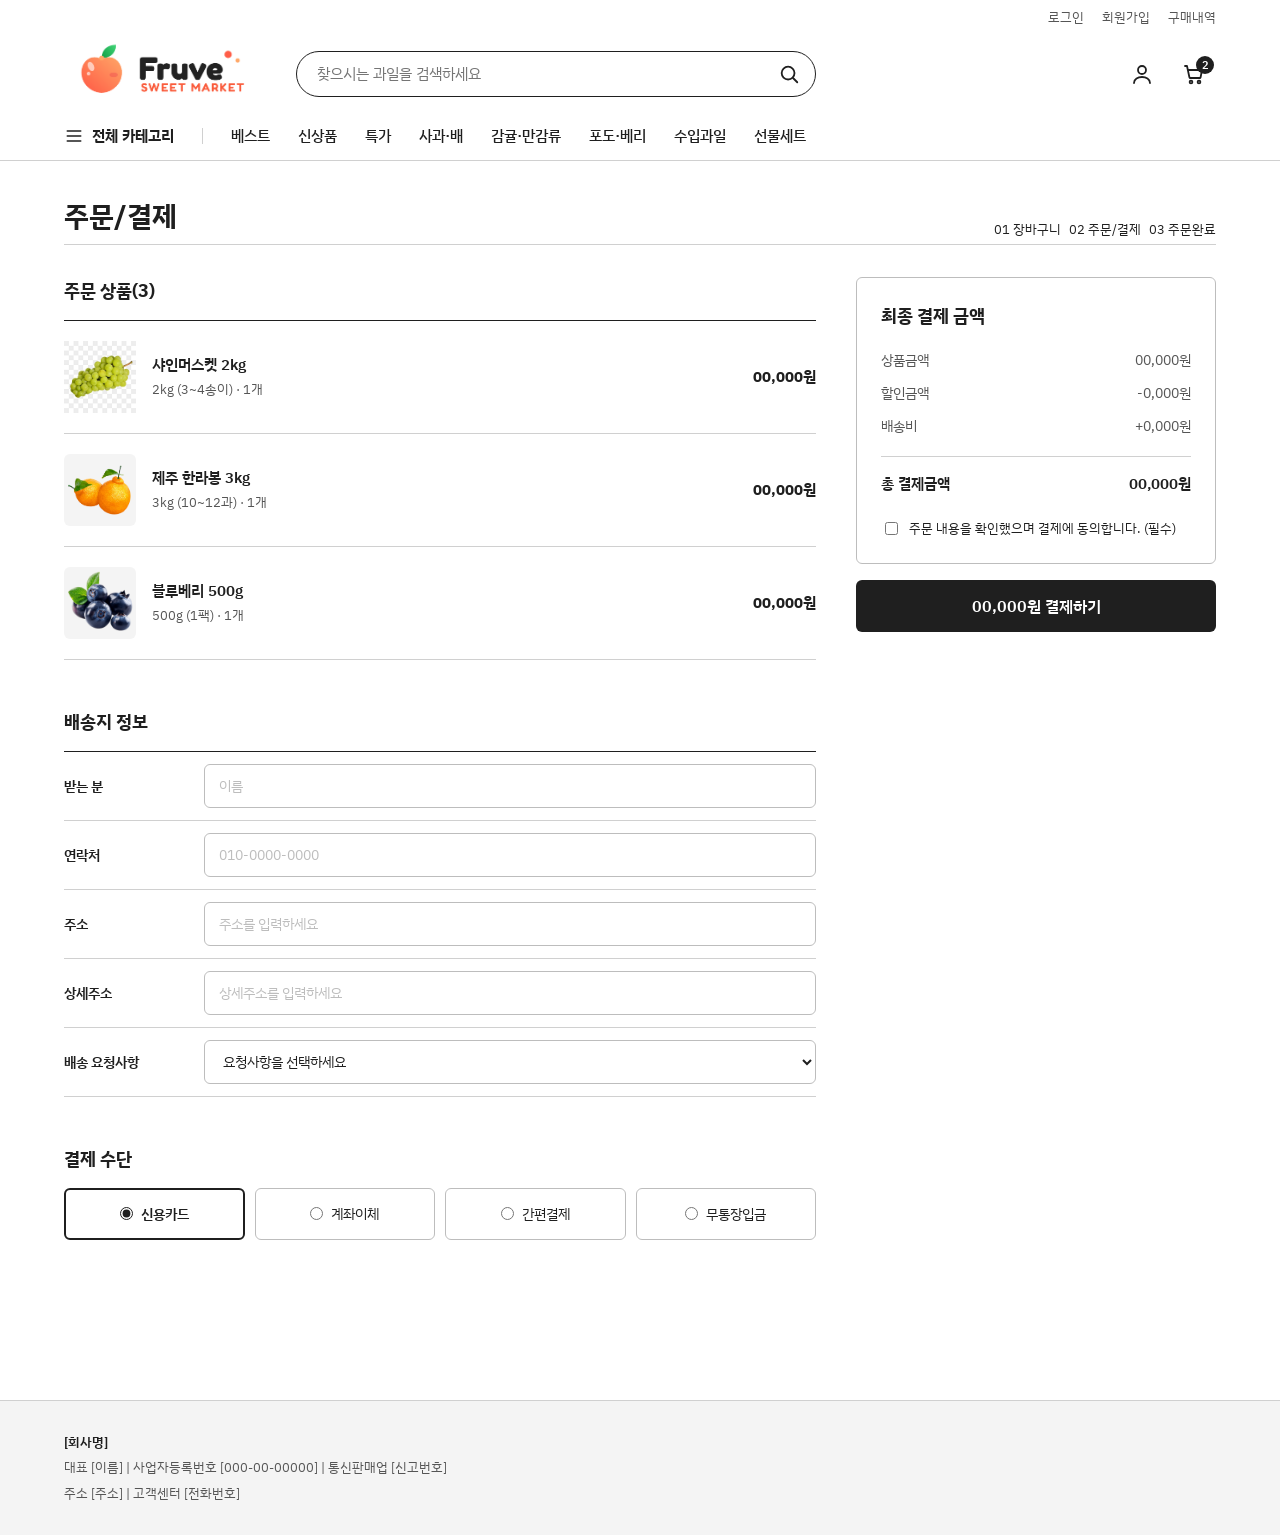
<file: buy.html>
<!DOCTYPE html>
<html lang="ko">

<head>
    <meta charset="UTF-8">
    <meta name="viewport" content="width=device-width, initial-scale=1.0">
    <title>페이지 제목 | [쇼핑몰명]</title>
    <link rel="stylesheet" href="css/common.css">
    <!-- 페이지 전용 css는 common.css 아래에 -->
    <link rel="stylesheet" href="css/main1.css">
</head>

<body>
    <div class="container">

        <!-- ===== 공통 헤더 시작 ===== -->
        <header class="header">
            <div class="inner header-util">
                <a href="login.html">로그인</a>
                <a href="signup.html">회원가입</a>
                <a href="order-history.html">구매내역</a>
            </div>

            <div class="inner header-main">
                <a href="index.html" class="logo">
                    <img src="images/logo.png">
                </a>

                <form class="search" action="list.html" method="get" role="search">
                    <label for="search-q" class="sr-only">상품 검색</label>
                    <input id="search-q" type="search" name="q" placeholder="찾으시는 과일을 검색하세요">
                    <button type="submit" aria-label="검색">
                        <svg width="22" height="22" viewBox="0 0 24 24" fill="none" stroke="currentColor"
                            stroke-width="2" stroke-linecap="round" aria-hidden="true">
                            <circle cx="11" cy="11" r="7" />
                            <line x1="21" y1="21" x2="16.65" y2="16.65" />
                        </svg>
                    </button>
                </form>

                <div class="header-icons">
                    <a href="order-history.html" class="icon-btn" aria-label="마이페이지">
                        <svg width="24" height="24" viewBox="0 0 24 24" fill="none" stroke="currentColor"
                            stroke-width="1.8" stroke-linecap="round" aria-hidden="true">
                            <circle cx="12" cy="8" r="4" />
                            <path d="M4 21c0-4 4-6 8-6s8 2 8 6" />
                        </svg>
                    </a>
                    <a href="cart.html" class="icon-btn" aria-label="장바구니">
                        <svg width="24" height="24" viewBox="0 0 24 24" fill="none" stroke="currentColor"
                            stroke-width="1.8" stroke-linecap="round" stroke-linejoin="round" aria-hidden="true">
                            <path d="M3 4h2l2.4 11.2a1 1 0 0 0 1 .8h9.2a1 1 0 0 0 1-.8L20 8H6.2" />
                            <circle cx="9" cy="20" r="1.4" />
                            <circle cx="17" cy="20" r="1.4" />
                        </svg>
                        <span class="icon-badge">2</span>
                    </a>
                </div>
            </div>

            <nav class="inner gnb" aria-label="카테고리 메뉴">
                <a href="list.html" class="gnb-all">
                    <svg width="20" height="20" viewBox="0 0 24 24" fill="none" stroke="currentColor" stroke-width="2"
                        stroke-linecap="round" aria-hidden="true">
                        <line x1="4" y1="6" x2="20" y2="6" />
                        <line x1="4" y1="12" x2="20" y2="12" />
                        <line x1="4" y1="18" x2="20" y2="18" />
                    </svg>
                    전체 카테고리
                </a>
                <span class="gnb-divider" aria-hidden="true"></span>
                <a href="list.html">베스트</a>
                <a href="list.html">신상품</a>
                <a href="list.html">특가</a>
                <a href="list.html">사과·배</a>
                <a href="list.html">감귤·만감류</a>
                <a href="list.html">포도·베리</a>
                <a href="list.html">수입과일</a>
                <a href="list.html">선물세트</a>
            </nav>
        </header>
        <!-- ===== 공통 헤더 끝 ===== -->

        <main>
            <div class="inner">
                <!-- 여기에 페이지별 내용 -->
                <div class="order-container">
                    <div class="page-header">
                        <h2 class="page-title">주문/결제</h2>
                        <div class="buy-nav-var">
                            <ul class="buy-nav-list">
                                <li>01 장바구니</li>
                                <li id="buy-nav-list-statement">02 주문/결제</li>
                                <li>03 주문완료</li>
                            </ul>
                        </div>
                    </div> <!-- .page-header 끝 -->
                    <div class="order-content-wrap">
                        <section class="left-section">
                            <h4 class="section-title">주문 상품(3)</h4>
                            <ul class="product-list">
                                <li class="product-item">
                                    <div class="product-img"><img src="images/image1.jpg"></div>
                                    <div class="product-info">
                                        <p class="product-name">샤인머스켓 2kg</p>
                                        <p class="product-detail">2kg (3~4송이) · 1개</p>
                                    </div>
                                    <div class="product-price">00,000원</div>
                                </li>
                                <li class="product-item">
                                    <div class="product-img"><img src="images/image2.webp"></div>
                                    <div class="product-info">
                                        <p class="product-name">제주 한라봉 3kg</p>
                                        <p class="product-detail">3kg (10~12과) · 1개</p>
                                    </div>
                                    <div class="product-price">00,000원</div>
                                </li>
                                <li class="product-item">
                                    <div class="product-img"><img src="images/image3.png"></div>
                                    <div class="product-info">
                                        <p class="product-name">블루베리 500g</p>
                                        <p class="product-detail">500g (1팩) · 1개</p>
                                    </div>
                                    <div class="product-price">00,000원</div>
                                </li>
                            </ul>

                            <h4 class="section-title">배송지 정보</h4>
                            <div class="adress-form">
                                <div class="form-group">
                                    <span class="form-label">받는 분</span>
                                    <input type="text" placeholder="이름">
                                </div>
                                <div class="form-group">
                                    <span class="form-label">연락처</span>
                                    <input type="text" placeholder="010-0000-0000">
                                </div>
                                <div class="form-group">
                                    <span class="form-label">주소</span>
                                    <input type="text" placeholder="주소를 입력하세요">
                                </div>
                                <div class="form-group">
                                    <span class="form-label">상세주소</span>
                                    <input type="text" placeholder="상세주소를 입력하세요">
                                </div>
                                <div class="form-group">
                                    <span class="form-label">배송 요청사항</span>
                                    <select>
                                        <option value="">요청사항을 선택하세요</option>
                                        <option value="1">문 앞에 놓아주세요</option>
                                        <option value="2">배송 전 연락 바랍니다</option>
                                    </select>
                                </div>
                            </div>

                            <h4 class="section-title">결제 수단</h4>
                            <div class="payment-list">
                                <label class="method-label">
                                    <input type="radio" name="payment" checked> 신용카드
                                </label>
                                <label class="method-label">
                                    <input type="radio" name="payment"> 계좌이체
                                </label>
                                <label class="method-label">
                                    <input type="radio" name="payment"> 간편결제
                                </label>
                                <label class="method-label">
                                    <input type="radio" name="payment"> 무통장입금
                                </label>
                            </div>

                        </section>

                        <aside class="right-section">
                            <div class="sticky-panel">
                                <h4 class="panel-title">최종 결제 금액</h4>
                                <div class="price-row">
                                    <span>상품금액</span>
                                    <span>00,000원</span>
                                </div>
                                <div class="price-row">
                                    <span>할인금액</span>
                                    <span>-0,000원</span>
                                </div>
                                <div class="price-row">
                                    <span>배송비</span>
                                    <span>+0,000원</span>
                                </div>
                                <div class="price-total">
                                    <span>총 결제금액</span>
                                    <span>00,000원</span>
                                </div>

                                <div class="agree-box">
                                    <input type="checkbox" id="agree">
                                    <label id="agree">주문 내용을 확인했으며 결제에 동의합니다. (필수)</label>
                                </div>
                            </div>

                            <div class="buy-button">00,000원 결제하기</div>
                        </aside>
                    </div>
                </div> <!--order-container-->

            </div> <!-- inner-->
        </main>

        <!-- ===== 공통 푸터 시작 ===== -->
        <footer class="footer">
            <div class="inner footer-info">
                <p class="footer-company">[회사명]</p>
                <p>대표 [이름] | 사업자등록번호 [000-00-00000] | 통신판매업 [신고번호]</p>
                <p>주소 [주소] | 고객센터 [전화번호]</p>
            </div>
        </footer>
        <!-- ===== 공통 푸터 끝 ===== -->
    </div>
</body>

</html>
</file>
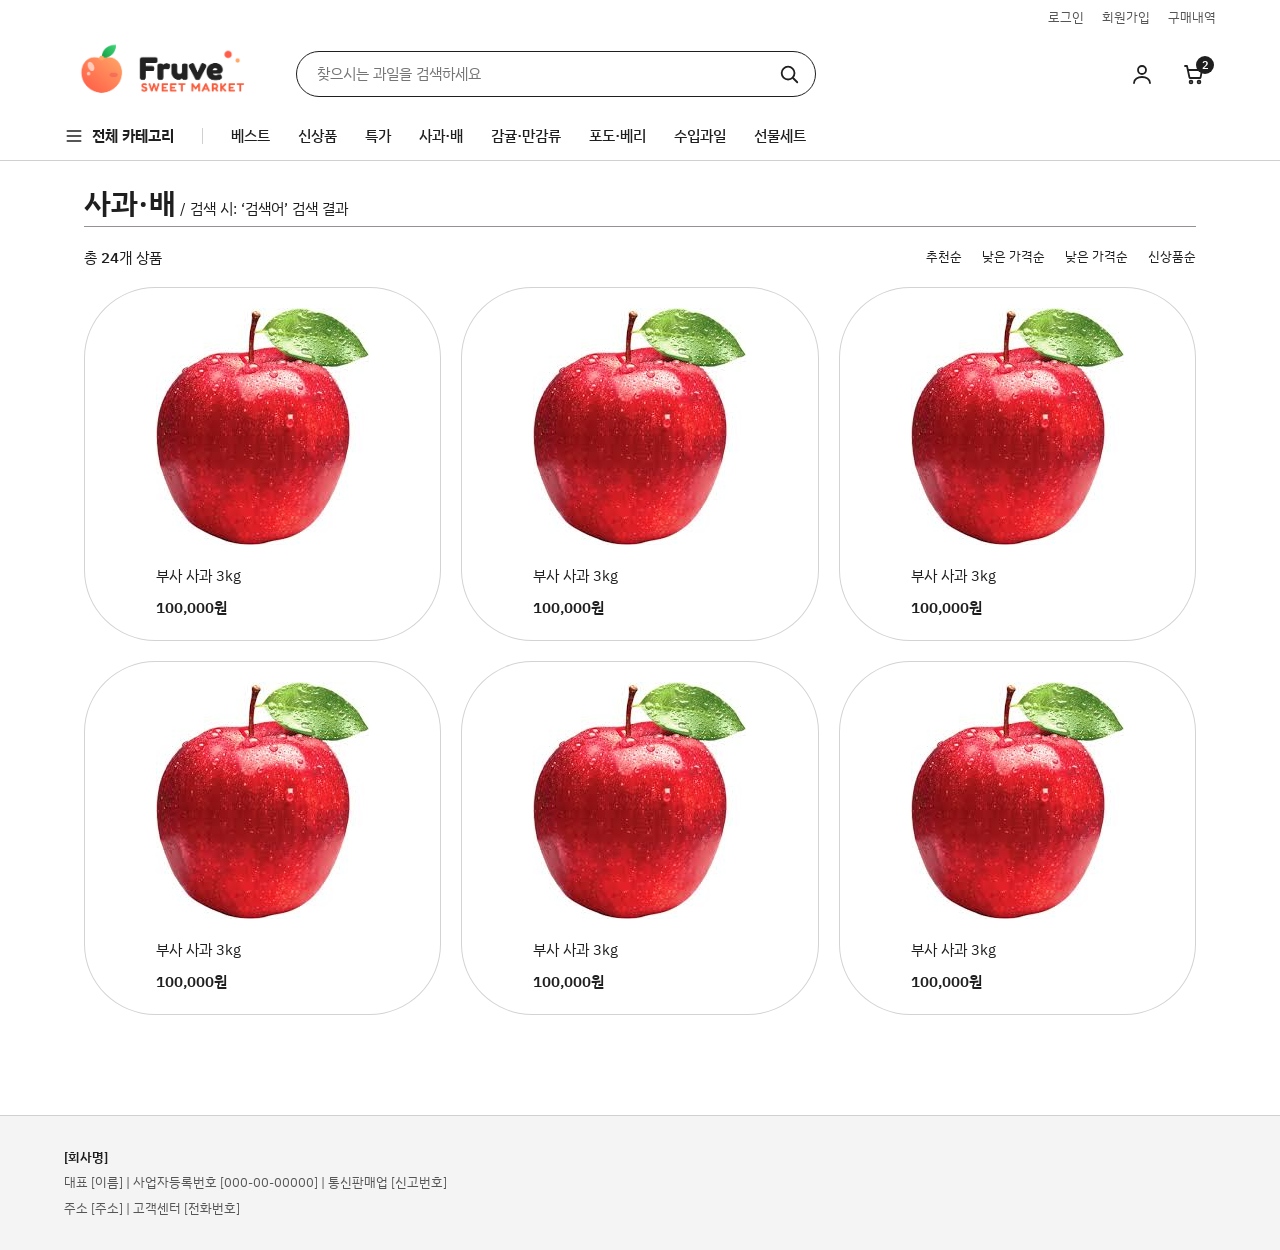
<file: detail.html>
<!DOCTYPE html>
<html lang="ko">

<head>
    <meta charset="UTF-8">
    <meta name="viewport" content="width=device-width, initial-scale=1.0">
    <title>페이지 제목 | [쇼핑몰명]</title>
    <link rel="stylesheet" href="css/common.css">
    <!-- 페이지 전용 css는 common.css 아래에 -->
    <link rel="stylesheet" href="css/detail-style.css">
</head>

<body>
    <div class="container">

        <!-- ===== 공통 헤더 시작 ===== -->
        <header class="header">
            <div class="inner header-util">
                <a href="login.html">로그인</a>
                <a href="signup.html">회원가입</a>
                <a href="order-history.html">구매내역</a>
            </div>

            <div class="inner header-main">
                <a href="index.html" class="logo">
                    <img src="images/logo.png">
                </a>

                <form class="search" action="list.html" method="get" role="search">
                    <label for="search-q" class="sr-only">상품 검색</label>
                    <input id="search-q" type="search" name="q" placeholder="찾으시는 과일을 검색하세요">
                    <button type="submit" aria-label="검색">
                        <svg width="22" height="22" viewBox="0 0 24 24" fill="none" stroke="currentColor"
                            stroke-width="2" stroke-linecap="round" aria-hidden="true">
                            <circle cx="11" cy="11" r="7" />
                            <line x1="21" y1="21" x2="16.65" y2="16.65" />
                        </svg>
                    </button>
                </form>

                <div class="header-icons">
                    <a href="history.html" class="icon-btn" aria-label="마이페이지">
                        <svg width="24" height="24" viewBox="0 0 24 24" fill="none" stroke="currentColor"
                            stroke-width="1.8" stroke-linecap="round" aria-hidden="true">
                            <circle cx="12" cy="8" r="4" />
                            <path d="M4 21c0-4 4-6 8-6s8 2 8 6" />
                        </svg>
                    </a>
                    <a href="cart.html" class="icon-btn" aria-label="장바구니">
                        <svg width="24" height="24" viewBox="0 0 24 24" fill="none" stroke="currentColor"
                            stroke-width="1.8" stroke-linecap="round" stroke-linejoin="round" aria-hidden="true">
                            <path d="M3 4h2l2.4 11.2a1 1 0 0 0 1 .8h9.2a1 1 0 0 0 1-.8L20 8H6.2" />
                            <circle cx="9" cy="20" r="1.4" />
                            <circle cx="17" cy="20" r="1.4" />
                        </svg>
                        <span class="icon-badge">2</span>
                    </a>
                </div>
            </div>

            <nav class="inner gnb" aria-label="카테고리 메뉴">
                <a href="list.html" class="gnb-all">
                    <svg width="20" height="20" viewBox="0 0 24 24" fill="none" stroke="currentColor" stroke-width="2"
                        stroke-linecap="round" aria-hidden="true">
                        <line x1="4" y1="6" x2="20" y2="6" />
                        <line x1="4" y1="12" x2="20" y2="12" />
                        <line x1="4" y1="18" x2="20" y2="18" />
                    </svg>
                    전체 카테고리
                </a>
                <span class="gnb-divider" aria-hidden="true"></span>
                <a href="list.html">베스트</a>
                <a href="list.html">신상품</a>
                <a href="list.html">특가</a>
                <a href="detail.html">사과·배</a>
                <a href="list.html">감귤·만감류</a>
                <a href="list.html">포도·베리</a>
                <a href="list.html">수입과일</a>
                <a href="list.html">선물세트</a>
            </nav>
        </header>
        <!-- ===== 공통 헤더 끝 ===== -->

        <main>
            <div class="inner">

                <div class="holder">

                    <div class="title">
                        <p><span>사과·배</span> / 검색 시: ‘검색어’ 검색 결과</p>
                    </div>

                    <div class="product">

                        <div class="top-outline">
                            <div class="total-product">
                                <p>총 <span>24</span>개 상품 </p>
                            </div>
                            <ul class="top-outline-menu">
                                <li><a href="#">추천순</a></li>
                                <li><a href="#">낮은 가격순</a></li>
                                <li><a href="#">낮은 가격순</a></li>
                                <li><a href="#">신상품순</a></li>
                            </ul>
                        </div>

                        <div class="product-table">
                            <div class="product-table-element">
                                <a href="#">
                                    <div class="product-table-element-image">
                                        <img src="images/sample-apple.jpg">
                                    </div>
                                    <div class="product-table-element-title">
                                        <p>부사 사과 3kg</p>
                                    </div>
                                    <div class="product-table-element-price">
                                        <p>100,000원</p>
                                    </div>
                                </a>
                            </div>
                            <div class="product-table-element">
                                <a href="#">
                                    <div class="product-table-element-image">
                                        <img src="images/sample-apple.jpg">
                                    </div>
                                    <div class="product-table-element-title">
                                        <p>부사 사과 3kg</p>
                                    </div>
                                    <div class="product-table-element-price">
                                        <p>100,000원</p>
                                    </div>
                                </a>
                            </div>
                            <div class="product-table-element">
                                <a href="#">
                                    <div class="product-table-element-image">
                                        <img src="images/sample-apple.jpg">
                                    </div>
                                    <div class="product-table-element-title">
                                        <p>부사 사과 3kg</p>
                                    </div>
                                    <div class="product-table-element-price">
                                        <p>100,000원</p>
                                    </div>
                                </a>
                            </div>
                            <div class="product-table-element">
                                <a href="#">
                                    <div class="product-table-element-image">
                                        <img src="images/sample-apple.jpg">
                                    </div>
                                    <div class="product-table-element-title">
                                        <p>부사 사과 3kg</p>
                                    </div>
                                    <div class="product-table-element-price">
                                        <p>100,000원</p>
                                    </div>
                                </a>
                            </div>
                            <div class="product-table-element">
                                <a href="#">
                                    <div class="product-table-element-image">
                                        <img src="images/sample-apple.jpg">
                                    </div>
                                    <div class="product-table-element-title">
                                        <p>부사 사과 3kg</p>
                                    </div>
                                    <div class="product-table-element-price">
                                        <p>100,000원</p>
                                    </div>
                                </a>
                            </div>
                            <div class="product-table-element">
                                <a href="#">
                                    <div class="product-table-element-image">
                                        <img src="images/sample-apple.jpg">
                                    </div>
                                    <div class="product-table-element-title">
                                        <p>부사 사과 3kg</p>
                                    </div>
                                    <div class="product-table-element-price">
                                        <p>100,000원</p>
                                    </div>
                                </a>
                            </div>

                        </div>

                    </div>

                </div>


            </div>
        </main>

        <!-- ===== 공통 푸터 시작 ===== -->
        <footer class="footer">
            <div class="inner footer-info">
                <p class="footer-company">[회사명]</p>
                <p>대표 [이름] | 사업자등록번호 [000-00-00000] | 통신판매업 [신고번호]</p>
                <p>주소 [주소] | 고객센터 [전화번호]</p>
            </div>
        </footer>
        <!-- ===== 공통 푸터 끝 ===== -->

    </div>
</body>

</html>
</file>
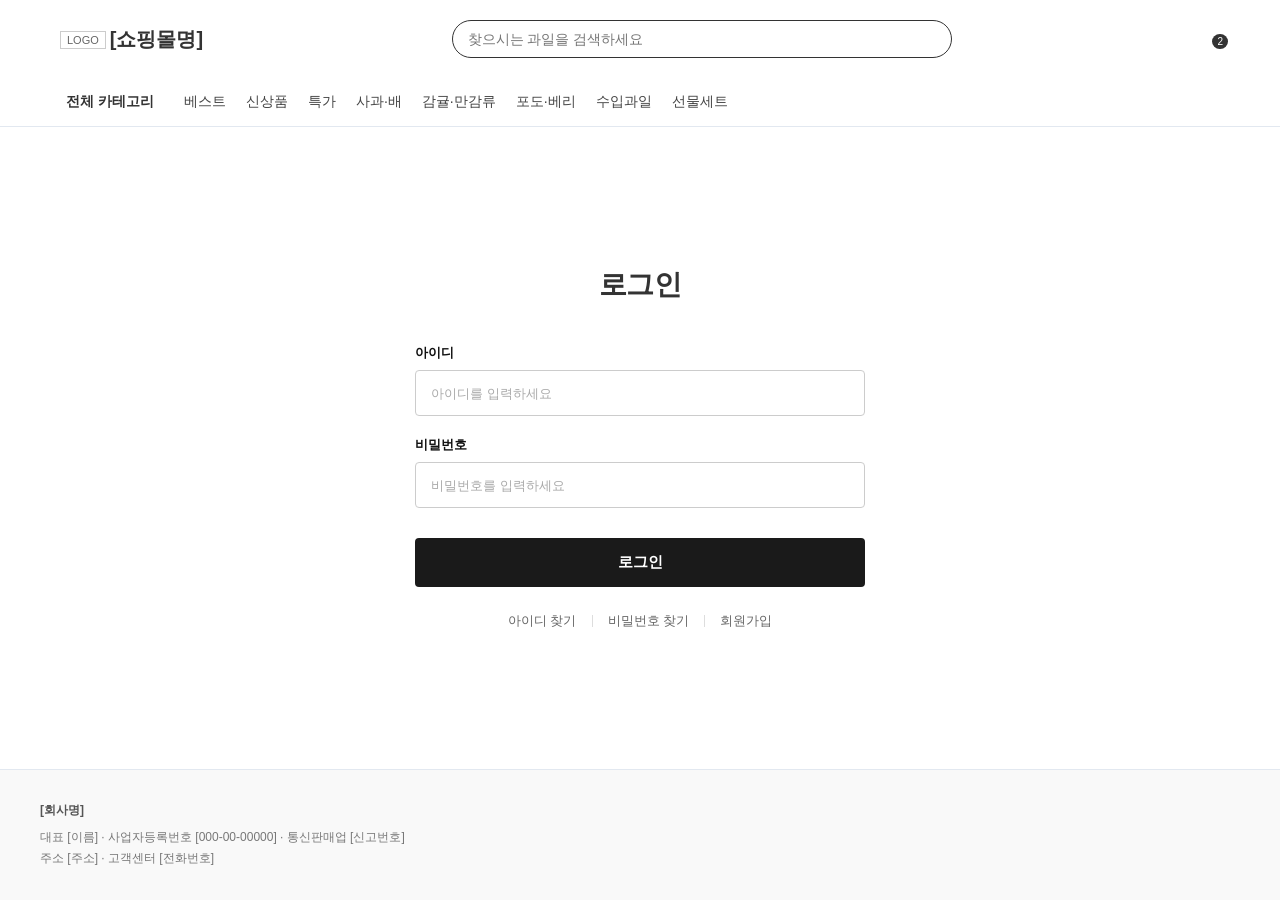
<file: index1.html>
<!DOCTYPE html>
<html lang="ko">

<head>
    <meta charset="UTF-8">
    <meta name="viewport" content="width=device-width, initial-scale=1.0">
    <title>[쇼핑몰명] 로그인</title>
    <!-- FontAwesome 아이콘 사용 (검색, 장바구니, 마이페이지 아이콘용) -->
    <style>
        /* 기본 초기화 */
        * {
            margin: 0;
            padding: 0;
            box-sizing: border-box;
            font-family: 'Noto Sans KR', sans-serif;
        }

        body {
            background-color: #ffffff;
            color: #333333;
            display: flex;
            flex-direction: column;
            min-height: 100vh;
        }

        a {
            text-transform: none;
            text-decoration: none;
            color: inherit;
        }

        ul {
            list-style: none;
        }

        /* ---------------- 헤더 영역 ---------------- */
        header {
            width: 100%;
            border-bottom: 1px solid #e2e8f0;
        }

        /* 상단 메인 헤더 (로고, 검색창, 유저 아이콘) */
        .header-main {
            max-width: 1200px;
            margin: 0 auto;
            padding: 20px;
            display: flex;
            align-items: center;
            justify-content: space-between;
        }

        .logo-area {
            font-size: 20px;
            font-weight: 700;
        }

        .logo-box {
            border: 1px solid #ccc;
            padding: 2px 6px;
            font-size: 11px;
            font-weight: normal;
            vertical-align: middle;
            margin-right: 4px;
            color: #666;
        }

        .search-area {
            flex: 0 1 500px;
            position: relative;
            margin: 0 20px;
        }

        .search-area input {
            width: 100%;
            padding: 10px 40px 10px 15px;
            border: 1px solid #333333;
            border-radius: 20px;
            outline: none;
            font-size: 14px;
        }

        .search-area .fa-search {
            position: absolute;
            right: 15px;
            top: 50%;
            transform: translateY(-50%);
            cursor: pointer;
            font-size: 16px;
        }

        .header-icons {
            display: flex;
            gap: 20px;
            font-size: 20px;
            color: #333;
        }

        .cart-icon {
            position: relative;
        }

        .cart-count {
            position: absolute;
            top: -5px;
            right: -8px;
            background-color: #333;
            color: #fff;
            font-size: 10px;
            padding: 2px 5px;
            border-radius: 50%;
        }

        /* 내비게이션 메뉴 바 */
        .nav-bar {
            max-width: 1200px;
            margin: 0 auto;
            padding: 15px 20px;
            display: flex;
            align-items: center;
            font-size: 14px;
            font-weight: 500;
        }

        .category-menu {
            font-weight: 700;
            margin-right: 30px;
            display: flex;
            align-items: center;
            gap: 6px;
            cursor: pointer;
        }

        .menu-list {
            display: flex;
            gap: 20px;
            color: #444;
        }

        .menu-list li {
            cursor: pointer;
        }

        .menu-list li:hover {
            color: #000;
        }

        /* ---------------- 메인 로그인 영역 ---------------- */
        main {
            flex: 1;
            display: flex;
            justify-content: center;
            align-items: center;
            padding: 60px 20px;
        }

        .login-container {
            width: 100%;
            max-width: 450px;
            text-align: center;
        }

        .login-title {
            font-size: 28px;
            font-weight: 700;
            margin-bottom: 40px;
            letter-spacing: -0.5px;
        }

        .login-form {
            text-align: left;
        }

        .form-group {
            margin-bottom: 20px;
        }

        .form-group label {
            display: block;
            font-size: 13px;
            font-weight: 700;
            margin-bottom: 8px;
            color: #111;
        }

        .form-group input {
            width: 100%;
            padding: 14px 15px;
            border: 1px solid #ccc;
            border-radius: 4px;
            font-size: 14px;
            outline: none;
            transition: border-color 0.2s;
        }

        .form-group input:focus {
            border-color: #333;
        }

        .form-group input::placeholder {
            color: #aaa;
            font-size: 13px;
        }

        .login-btn {
            width: 100%;
            padding: 15px;
            background-color: #1a1a1a;
            color: #ffffff;
            border: none;
            border-radius: 4px;
            font-size: 15px;
            font-weight: 700;
            cursor: pointer;
            margin-top: 10px;
            transition: background-color 0.2s;
        }

        .login-btn:hover {
            background-color: #333333;
        }

        /* 로그인 하단 링크 */
        .login-links {
            margin-top: 25px;
            display: flex;
            justify-content: center;
            align-items: center;
            gap: 15px;
            font-size: 13px;
            color: #666;
        }

        .login-links a:hover {
            text-decoration: underline;
        }

        .divider {
            width: 1px;
            height: 12px;
            background-color: #ddd;
        }

        /* ---------------- 푸터 영역 ---------------- */
        footer {
            width: 100%;
            background-color: #f9f9f9;
            border-top: 1px solid #e2e8f0;
            padding: 30px 20px;
            font-size: 12px;
            color: #777;
            line-height: 1.8;
        }

        .footer-container {
            max-width: 1200px;
            margin: 0 auto;
        }

        .company-name {
            font-weight: 700;
            margin-bottom: 5px;
            color: #555;
        }
    </style>
</head>

<body>

    <!-- 헤더 -->
    <header>
        <div class="header-main">
            <!-- 로고 -->
            <div class="logo-area">
                <a href="index.html"><span class="logo-box">LOGO</span>[쇼핑몰명]</a>
            </div>
            <!-- 검색창 -->
            <div class="search-area">
                <input type="text" placeholder="찾으시는 과일을 검색하세요">
                <i class="fa-solid fa-magnifying-glass"></i>
            </div>
            <!-- 마이페이지/장바구니 아이콘 -->
            <div class="header-icons">
                <a href="#"><i class="fa-regular fa-user"></i></a>
                <a href="#" class="cart-icon">
                    <i class="fa-solid fa-basket-shopping"></i>
                    <span class="cart-count">2</span>
                </a>
            </div>
        </div>

        <!-- 카테고리 내비게이션 -->
        <div class="nav-bar">
            <div class="category-menu">
                <i class="fa-solid fa-bars"></i> 전체 카테고리
            </div>
            <ul class="menu-list">
                <li>베스트</li>
                <li>신상품</li>
                <li>특가</li>
                <li>사과·배</li>
                <li>감귤·만감류</li>
                <li>포도·베리</li>
                <li>수입과일</li>
                <li>선물세트</li>
            </ul>
        </div>
    </header>

    <!-- 메인 콘텐츠 (로그인 폼) -->
    <main>
        <div class="login-container">
            <h2 class="login-title">로그인</h2>

            <form class="login-form" action="#" method="POST">
                <!-- 아이디 입력 -->
                <div class="form-group">
                    <label for="username">아이디</label>
                    <input type="text" id="username" placeholder="아이디를 입력하세요" required>
                </div>
                <!-- 비밀번호 입력 -->
                <div class="form-group">
                    <label for="password">비밀번호</label>
                    <input type="password" id="password" placeholder="비밀번호를 입력하세요" required>
                </div>
                <!-- 로그인 버튼 -->
                <button type="submit" class="login-btn">로그인</button>
            </form>

            <!-- 하단 메뉴 -->
            <div class="login-links">
                <a href="#">아이디 찾기</a>
                <span class="divider"></span>
                <a href="#">비밀번호 찾기</a>
                <span class="divider"></span>
                <a href="#">회원가입</a>
            </div>
        </div>
    </main>

    <!-- 푸터 -->
    <footer>
        <div class="footer-container">
            <div class="company-name">[회사명]</div>
            <div>대표 [이름] · 사업자등록번호 [000-00-00000] · 통신판매업 [신고번호]</div>
            <div>주소 [주소] · 고객센터 [전화번호]</div>
        </div>
    </footer>

</body>

</html>
</file>
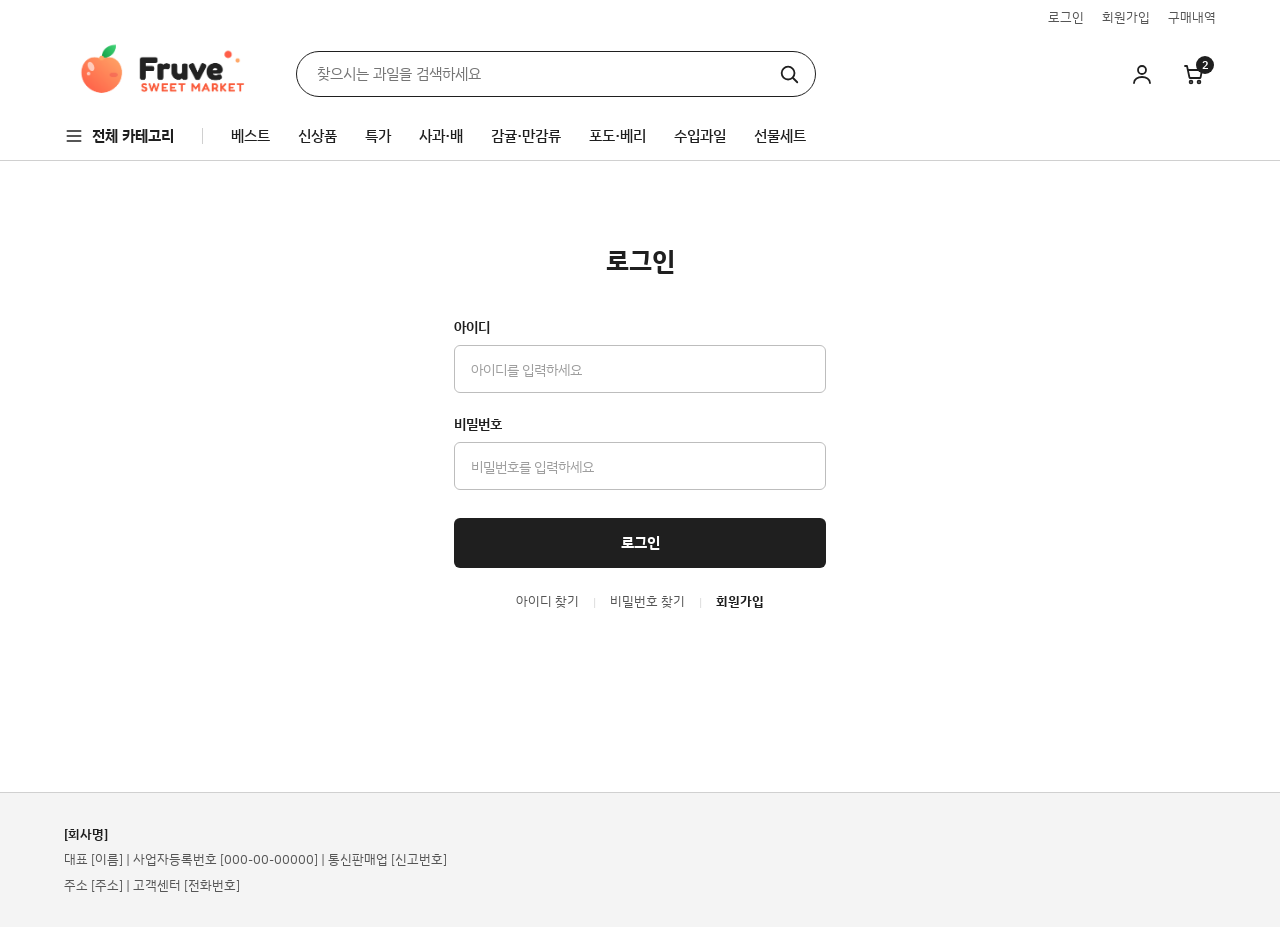
<file: login.html>
<!DOCTYPE html>
<html lang="ko">

<head>
    <meta charset="UTF-8">
    <meta name="viewport" content="width=device-width, initial-scale=1.0">
    <title>페이지 제목 | [쇼핑몰명]</title>
    <link rel="stylesheet" href="css/common.css">
    <!-- 페이지 전용 css는 common.css 아래에 -->
    <link rel="stylesheet" href="css/login.css">
</head>

<body>
    <div class="container">

        <!-- ===== 공통 헤더 시작 ===== -->
        <header class="header">
            <div class="inner header-util">
                <a href="login.html">로그인</a>
                <a href="signup.html">회원가입</a>
                <a href="order-history.html">구매내역</a>
            </div>

            <div class="inner header-main">
                <a href="index.html" class="logo">
                    <img src="images/logo.png">
                </a>

                <form class="search" action="list.html" method="get" role="search">
                    <label for="search-q" class="sr-only">상품 검색</label>
                    <input id="search-q" type="search" name="q" placeholder="찾으시는 과일을 검색하세요">
                    <button type="submit" aria-label="검색">
                        <svg width="22" height="22" viewBox="0 0 24 24" fill="none" stroke="currentColor"
                            stroke-width="2" stroke-linecap="round" aria-hidden="true">
                            <circle cx="11" cy="11" r="7" />
                            <line x1="21" y1="21" x2="16.65" y2="16.65" />
                        </svg>
                    </button>
                </form>

                <div class="header-icons">
                    <a href="history.html" class="icon-btn" aria-label="마이페이지">
                        <svg width="24" height="24" viewBox="0 0 24 24" fill="none" stroke="currentColor"
                            stroke-width="1.8" stroke-linecap="round" aria-hidden="true">
                            <circle cx="12" cy="8" r="4" />
                            <path d="M4 21c0-4 4-6 8-6s8 2 8 6" />
                        </svg>
                    </a>
                    <a href="cart.html" class="icon-btn" aria-label="장바구니">
                        <svg width="24" height="24" viewBox="0 0 24 24" fill="none" stroke="currentColor"
                            stroke-width="1.8" stroke-linecap="round" stroke-linejoin="round" aria-hidden="true">
                            <path d="M3 4h2l2.4 11.2a1 1 0 0 0 1 .8h9.2a1 1 0 0 0 1-.8L20 8H6.2" />
                            <circle cx="9" cy="20" r="1.4" />
                            <circle cx="17" cy="20" r="1.4" />
                        </svg>
                        <span class="icon-badge">2</span>
                    </a>
                </div>
            </div>

            <nav class="inner gnb" aria-label="카테고리 메뉴">
                <a href="list.html" class="gnb-all">
                    <svg width="20" height="20" viewBox="0 0 24 24" fill="none" stroke="currentColor" stroke-width="2"
                        stroke-linecap="round" aria-hidden="true">
                        <line x1="4" y1="6" x2="20" y2="6" />
                        <line x1="4" y1="12" x2="20" y2="12" />
                        <line x1="4" y1="18" x2="20" y2="18" />
                    </svg>
                    전체 카테고리
                </a>
                <span class="gnb-divider" aria-hidden="true"></span>
                <a href="list.html">베스트</a>
                <a href="list.html">신상품</a>
                <a href="list.html">특가</a>
                <a href="list.html">사과·배</a>
                <a href="list.html">감귤·만감류</a>
                <a href="list.html">포도·베리</a>
                <a href="list.html">수입과일</a>
                <a href="list.html">선물세트</a>
            </nav>
        </header>
        <!-- ===== 공통 헤더 끝 ===== -->

        <main class="auth-main">
            <div class="inner auth-inner">
                <h1 class="auth-title">로그인</h1>

                <form class="auth-form" action="/login" method="post">
                    <div class="form-group">
                        <label for="login-id" class="form-label">아이디</label>
                        <input type="text" id="login-id" name="userId" class="form-input" placeholder="아이디를 입력하세요"
                            required>
                    </div>

                    <div class="form-group">
                        <label for="login-pw" class="form-label">비밀번호</label>
                        <input type="password" id="login-pw" name="userPw" class="form-input" placeholder="비밀번호를 입력하세요"
                            required>
                    </div>

                    <button type="submit" class="btn-auth-submit">로그인</button>
                </form>

                <div class="auth-links">
                    <a href="#">아이디 찾기</a>
                    <span class="divider" aria-hidden="true">|</span>
                    <a href="#">비밀번호 찾기</a>
                    <span class="divider" aria-hidden="true">|</span>
                    <a href="signup.html" class="link-bold">회원가입</a>
                </div>
            </div>
        </main>

        <!-- ===== 공통 푸터 시작 ===== -->
        <footer class="footer">
            <div class="inner footer-info">
                <p class="footer-company">[회사명]</p>
                <p>대표 [이름] | 사업자등록번호 [000-00-00000] | 통신판매업 [신고번호]</p>
                <p>주소 [주소] | 고객센터 [전화번호]</p>
            </div>
        </footer>
        <!-- ===== 공통 푸터 끝 ===== -->

    </div>
</body>

</html>
</file>
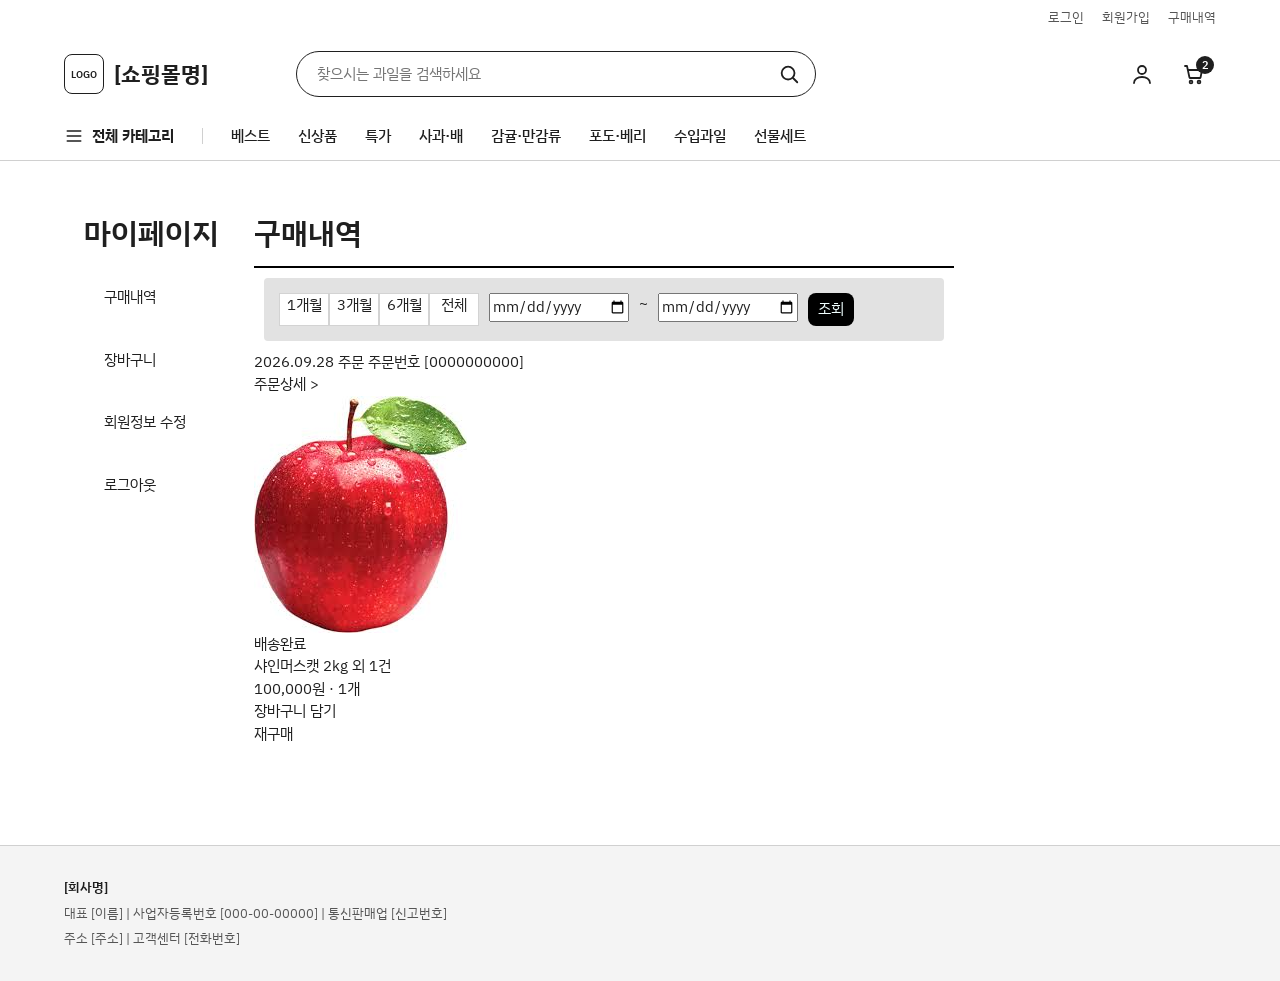
<file: order-history.html>
<!DOCTYPE html>
<html lang="ko">

<head>
    <meta charset="UTF-8">
    <meta name="viewport" content="width=device-width, initial-scale=1.0">
    <title>페이지 제목 | [쇼핑몰명]</title>
    <link rel="stylesheet" href="css/common.css">
    <!-- 페이지 전용 css는 common.css 아래에 -->
    <link rel="stylesheet" href="css/order-history-style.css">
</head>

<body>
    <div class="container">

        <!-- ===== 공통 헤더 시작 ===== -->
        <header class="header">
            <div class="inner header-util">
                <a href="index1.html">로그인</a>
                <a href="signup.html">회원가입</a>
                <a href="history.html">구매내역</a>
            </div>

            <div class="inner header-main">
                <a href="index.html" class="logo">
                    <span class="logo-mark">LOGO</span>
                    <span class="logo-text">[쇼핑몰명]</span>
                </a>

                <form class="search" action="list.html" method="get" role="search">
                    <label for="search-q" class="sr-only">상품 검색</label>
                    <input id="search-q" type="search" name="q" placeholder="찾으시는 과일을 검색하세요">
                    <button type="submit" aria-label="검색">
                        <svg width="22" height="22" viewBox="0 0 24 24" fill="none" stroke="currentColor"
                            stroke-width="2" stroke-linecap="round" aria-hidden="true">
                            <circle cx="11" cy="11" r="7" />
                            <line x1="21" y1="21" x2="16.65" y2="16.65" />
                        </svg>
                    </button>
                </form>

                <div class="header-icons">
                    <a href="history.html" class="icon-btn" aria-label="마이페이지">
                        <svg width="24" height="24" viewBox="0 0 24 24" fill="none" stroke="currentColor"
                            stroke-width="1.8" stroke-linecap="round" aria-hidden="true">
                            <circle cx="12" cy="8" r="4" />
                            <path d="M4 21c0-4 4-6 8-6s8 2 8 6" />
                        </svg>
                    </a>
                    <a href="cart.html" class="icon-btn" aria-label="장바구니">
                        <svg width="24" height="24" viewBox="0 0 24 24" fill="none" stroke="currentColor"
                            stroke-width="1.8" stroke-linecap="round" stroke-linejoin="round" aria-hidden="true">
                            <path d="M3 4h2l2.4 11.2a1 1 0 0 0 1 .8h9.2a1 1 0 0 0 1-.8L20 8H6.2" />
                            <circle cx="9" cy="20" r="1.4" />
                            <circle cx="17" cy="20" r="1.4" />
                        </svg>
                        <span class="icon-badge">2</span>
                    </a>
                </div>
            </div>

            <nav class="inner gnb" aria-label="카테고리 메뉴">
                <a href="list.html" class="gnb-all">
                    <svg width="20" height="20" viewBox="0 0 24 24" fill="none" stroke="currentColor" stroke-width="2"
                        stroke-linecap="round" aria-hidden="true">
                        <line x1="4" y1="6" x2="20" y2="6" />
                        <line x1="4" y1="12" x2="20" y2="12" />
                        <line x1="4" y1="18" x2="20" y2="18" />
                    </svg>
                    전체 카테고리
                </a>
                <span class="gnb-divider" aria-hidden="true"></span>
                <a href="list.html">베스트</a>
                <a href="list.html">신상품</a>
                <a href="list.html">특가</a>
                <a href="detail.html">사과·배</a>
                <a href="list.html">감귤·만감류</a>
                <a href="list.html">포도·베리</a>
                <a href="list.html">수입과일</a>
                <a href="list.html">선물세트</a>
            </nav>
        </header>
        <!-- ===== 공통 헤더 끝 ===== -->

        <main>
            <div class="inner">
                <div class="holder">
                    <div class="sidebar-mypage">
                        <div class="sidebar-mypage-title">
                            <p>마이페이지</p>
                        </div>
                        <ul>
                            <li><a href="#">구매내역</a></li>
                            <li><a href="#">장바구니</a></li>
                            <li><a href="#">회원정보 수정</a></li>
                            <li><a href="#">로그아웃</a></li>
                        </ul>
                    </div>
                    <div class="order-history-box">
                        <div class="box-title">
                            <p>구매내역</p>
                        </div>
                        <div class="box-control">
                            <ul class="control-select-date">
                                <li><a href="#">1개월</a></li>
                                <li><a href="#">3개월</a></li>
                                <li><a href="#">6개월</a></li>
                                <li><a href="#">전체</a></li>
                            </ul>
                            <div class="control-start-date">
                                <input type="date" id="date-picker" name="start-date">
                            </div>
                            <div>~</div>
                            <div class="control-end-date">
                                <input type="date" id="date-picker" name="end-date">
                            </div>
                            <div class="control-button">
                                <a href="#">조회</a>
                            </div>
                        </div>
                        <div class="box-element">
                            <div class="element-title">
                                <div class="title-main">
                                    <p><span>2026.09.28 주문</span> 주문번호 [0000000000]</p>
                                </div>
                                <div class="title-detail">
                                    <a href="#">주문상세 ></a>
                                </div>
                            </div>
                            <div class="element-contents">
                                <div class="contents-image">
                                    <img src="images/sample-apple.jpg">
                                </div>
                                <div class="contents-detail">
                                    <div class="detail-status">
                                        배송완료
                                    </div>
                                    <div class="detail-info1">
                                        샤인머스캣 2kg 외 1건
                                    </div>
                                    <div class="detail-info2">
                                        100,000원 · 1개
                                    </div>
                                </div>
                                <div class="contents-buttons">
                                    <div class="button-oncart">
                                        장바구니 담기
                                    </div>
                                    <div class="button-rebuy">
                                        재구매
                                    </div>
                                </div>
                            </div>
                        </div>
                    </div>
                </div>
            </div>
        </main>

        <!-- ===== 공통 푸터 시작 ===== -->
        <footer class="footer">
            <div class="inner footer-info">
                <p class="footer-company">[회사명]</p>
                <p>대표 [이름] | 사업자등록번호 [000-00-00000] | 통신판매업 [신고번호]</p>
                <p>주소 [주소] | 고객센터 [전화번호]</p>
            </div>
        </footer>
        <!-- ===== 공통 푸터 끝 ===== -->

    </div>
</body>

</html>
</file>
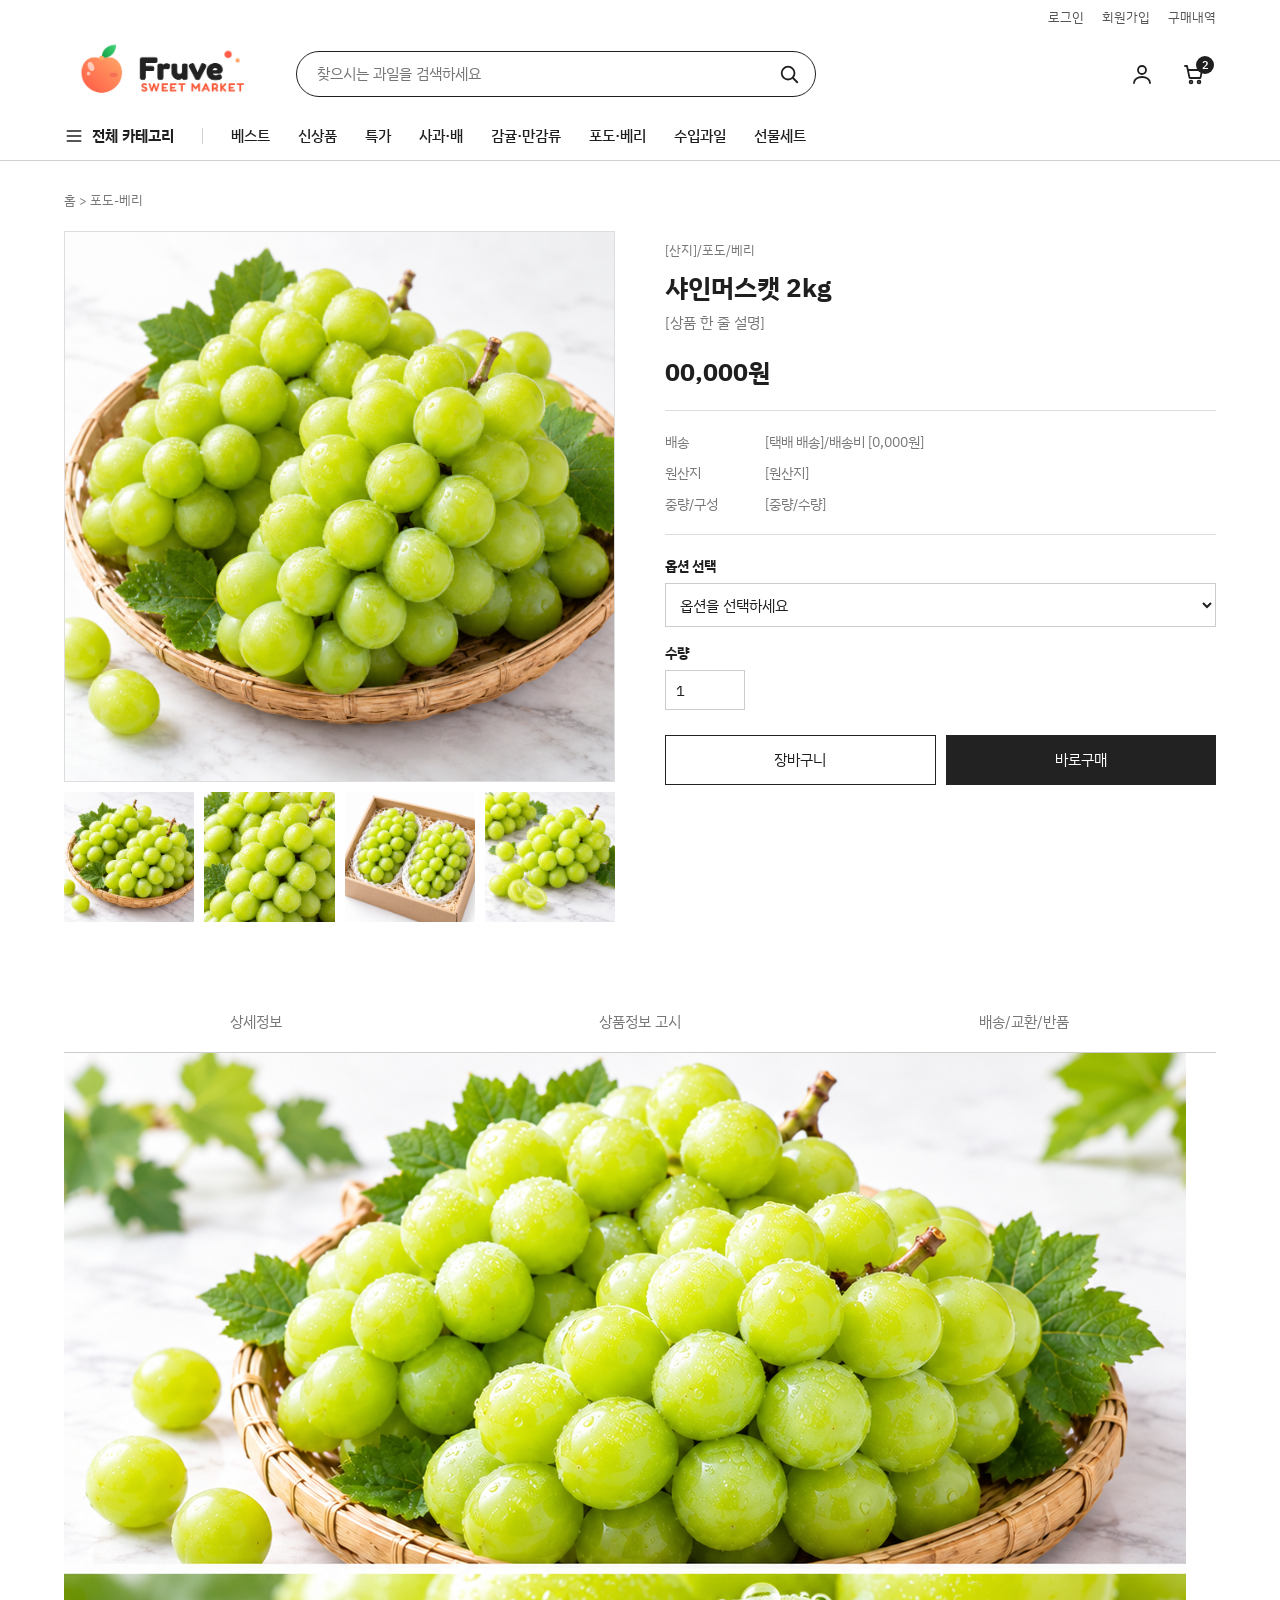
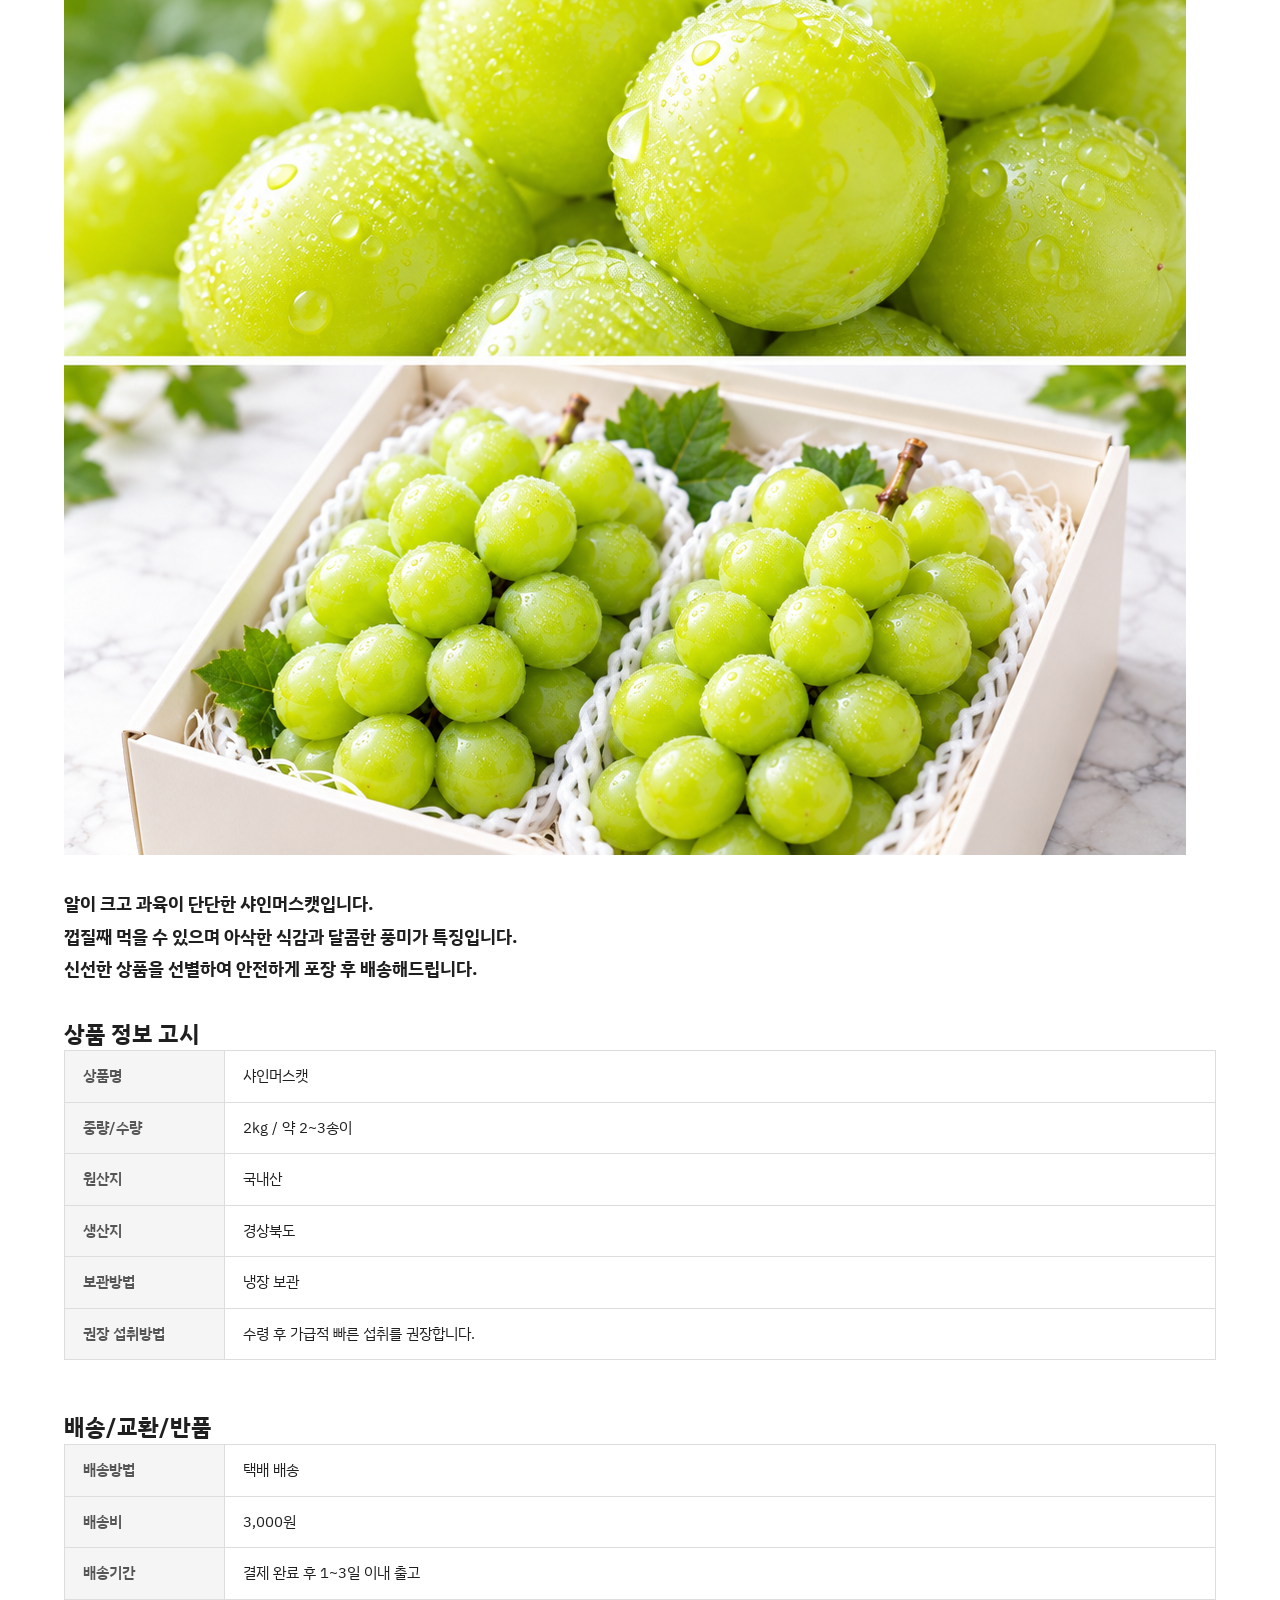
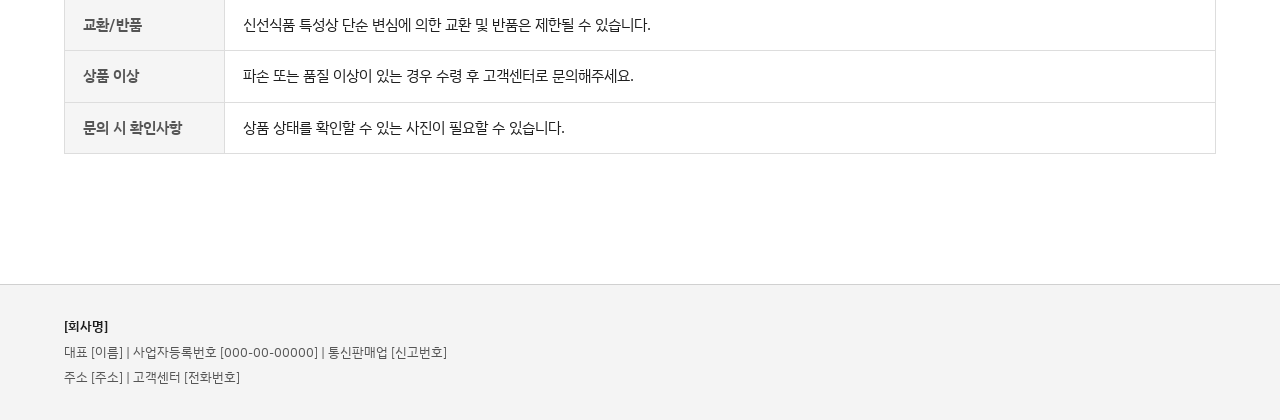
<file: purchase_detail.html>
<!DOCTYPE html>
<html lang="ko">

<head>
    <meta charset="UTF-8">
    <meta name="viewport" content="width=device-width, initial-scale=1.0">
    <title>페이지 제목 | [쇼핑몰명]</title>
    <link rel="stylesheet" href="css/common.css">
    <link rel="stylesheet" href="css/main2.css">
    <!-- 페이지 전용 css는 common.css 아래에 -->
    <!-- <link rel="stylesheet" href="css/main.css"> -->
</head>

<body>
    <div class="container">

        <!-- ===== 공통 헤더 시작 ===== -->
        <header class="header">
            <div class="inner header-util">
                <a href="login.html">로그인</a>
                <a href="signup.html">회원가입</a>
                <a href="order-history.html">구매내역</a>
            </div>

            <div class="inner header-main">
                <a href="index.html" class="logo">
                    <img src="images/logo.png">
                </a>

                <form class="search" action="list.html" method="get" role="search">
                    <label for="search-q" class="sr-only">상품 검색</label>
                    <input id="search-q" type="search" name="q" placeholder="찾으시는 과일을 검색하세요">
                    <button type="submit" aria-label="검색">
                        <svg width="22" height="22" viewBox="0 0 24 24" fill="none" stroke="currentColor"
                            stroke-width="2" stroke-linecap="round" aria-hidden="true">
                            <circle cx="11" cy="11" r="7" />
                            <line x1="21" y1="21" x2="16.65" y2="16.65" />
                        </svg>
                    </button>
                </form>

                <div class="header-icons">
                    <a href="history.html" class="icon-btn" aria-label="마이페이지">
                        <svg width="24" height="24" viewBox="0 0 24 24" fill="none" stroke="currentColor"
                            stroke-width="1.8" stroke-linecap="round" aria-hidden="true">
                            <circle cx="12" cy="8" r="4" />
                            <path d="M4 21c0-4 4-6 8-6s8 2 8 6" />
                        </svg>
                    </a>
                    <a href="cart.html" class="icon-btn" aria-label="장바구니">
                        <svg width="24" height="24" viewBox="0 0 24 24" fill="none" stroke="currentColor"
                            stroke-width="1.8" stroke-linecap="round" stroke-linejoin="round" aria-hidden="true">
                            <path d="M3 4h2l2.4 11.2a1 1 0 0 0 1 .8h9.2a1 1 0 0 0 1-.8L20 8H6.2" />
                            <circle cx="9" cy="20" r="1.4" />
                            <circle cx="17" cy="20" r="1.4" />
                        </svg>
                        <span class="icon-badge">2</span>
                    </a>
                </div>
            </div>

            <nav class="inner gnb" aria-label="카테고리 메뉴">
                <a href="list.html" class="gnb-all">
                    <svg width="20" height="20" viewBox="0 0 24 24" fill="none" stroke="currentColor" stroke-width="2"
                        stroke-linecap="round" aria-hidden="true">
                        <line x1="4" y1="6" x2="20" y2="6" />
                        <line x1="4" y1="12" x2="20" y2="12" />
                        <line x1="4" y1="18" x2="20" y2="18" />
                    </svg>
                    전체 카테고리
                </a>
                <span class="gnb-divider" aria-hidden="true"></span>
                <a href="list.html">베스트</a>
                <a href="list.html">신상품</a>
                <a href="list.html">특가</a>
                <a href="detail.html">사과·배</a>
                <a href="list.html">감귤·만감류</a>
                <a href="list.html">포도·베리</a>
                <a href="list.html">수입과일</a>
                <a href="list.html">선물세트</a>
            </nav>
        </header>
        <!-- ===== 공통 헤더 끝 ===== -->

        <main>
            <div class="inner">

                <p class="location">홈 &gt; 포도-베리</p>

                <div class="img-purchase-grid">

                    <!-- 왼쪽 이미지 영역 -->
                    <div class="img-grid">

                        <img src="images/s1.png" alt="메인사진" class="big-box">

                        <img src="images/s2.png" alt="사진 1">
                        <img src="images/s3.png" alt="사진 2">
                        <img src="images/s4.png" alt="사진 3">
                        <img src="images/s5.png" alt="사진 4">

                    </div>


                    <!-- 오른쪽 구매 영역 -->
                    <article class="purchase-info">

                        <p class="category">[산지]/포도/베리</p>

                        <p class="product-name">
                            샤인머스캣 2kg
                        </p>

                        <p class="product-description">
                            [상품 한 줄 설명]
                        </p>

                        <p class="product-price">
                            00,000원
                        </p>

                        <hr>

                        <div class="product-info">

                            <p>
                                <span>배송</span>
                                <span>[택배 배송]/배송비 [0,000원]</span>
                            </p>

                            <p>
                                <span>원산지</span>
                                <span>[원산지]</span>
                            </p>

                            <p>
                                <span>중량/구성</span>
                                <span>[중량/수량]</span>
                            </p>

                        </div>

                        <hr>

                        <p class="option-title">
                            옵션 선택
                        </p>

                        <select class="option-select">
                            <option>옵션을 선택하세요</option>
                            <option>샤인머스캣 2kg</option>
                            <option>샤인머스캣 4kg</option>
                        </select>


                        <p class="option-title">
                            수량
                        </p>

                        <input class="quantity" type="number" value="1" min="1">


                        <div class="purchase-buttons">

                            <input type="button" value="장바구니">

                            <input type="button" value="바로구매" onclick="location.href='buy.html'">

                        </div>

                    </article>

                </div>


                <!-- 상세정보 메뉴 -->
                <div class="detail-grid">

                    <div class="active">
                        상세정보
                    </div>

                    <div>
                        상품정보 고시
                    </div>

                    <div>
                        배송/교환/반품
                    </div>

                </div>


                <!-- 상세 이미지 -->
                <div class="detail-content">

                    <img src="images/s6.png" alt="상세이미지">

                    <br>
                    <p>
                        알이 크고 과육이 단단한 샤인머스캣입니다.<br>
                        껍질째 먹을 수 있으며 아삭한 식감과 달콤한 풍미가 특징입니다.<br>
                        신선한 상품을 선별하여 안전하게 포장 후 배송해드립니다.
                    </p>
                    <br>

                </div>


                <h2 class="detail-title">
                    상품 정보 고시
                </h2>

                <div class="info-box">

                    <div class="info-row">
                        <span>상품명</span>
                        <span>샤인머스캣</span>
                    </div>

                    <div class="info-row">
                        <span>중량/수량</span>
                        <span>2kg / 약 2~3송이</span>
                    </div>

                    <div class="info-row">
                        <span>원산지</span>
                        <span>국내산</span>
                    </div>

                    <div class="info-row">
                        <span>생산지</span>
                        <span>경상북도</span>
                    </div>

                    <div class="info-row">
                        <span>보관방법</span>
                        <span>냉장 보관</span>
                    </div>

                    <div class="info-row">
                        <span>권장 섭취방법</span>
                        <span>수령 후 가급적 빠른 섭취를 권장합니다.</span>
                    </div>

                </div>


                <h2 class="detail-title">
                    배송/교환/반품
                </h2>

                <div class="info-box">

                    <div class="info-row">
                        <span>배송방법</span>
                        <span>택배 배송</span>
                    </div>

                    <div class="info-row">
                        <span>배송비</span>
                        <span>3,000원</span>
                    </div>

                    <div class="info-row">
                        <span>배송기간</span>
                        <span>결제 완료 후 1~3일 이내 출고</span>
                    </div>

                    <div class="info-row">
                        <span>교환/반품</span>
                        <span>
                            신선식품 특성상 단순 변심에 의한 교환 및 반품은 제한될 수 있습니다.
                        </span>
                    </div>

                    <div class="info-row">
                        <span>상품 이상</span>
                        <span>
                            파손 또는 품질 이상이 있는 경우 수령 후 고객센터로 문의해주세요.
                        </span>
                    </div>

                    <div class="info-row">
                        <span>문의 시 확인사항</span>
                        <span>
                            상품 상태를 확인할 수 있는 사진이 필요할 수 있습니다.
                        </span>
                    </div>

                </div>

            </div>
        </main>

        <!-- ===== 공통 푸터 시작 ===== -->
        <footer class="footer">
            <div class="inner footer-info">
                <p class="footer-company">[회사명]</p>
                <p>대표 [이름] | 사업자등록번호 [000-00-00000] | 통신판매업 [신고번호]</p>
                <p>주소 [주소] | 고객센터 [전화번호]</p>
            </div>
        </footer>
        <!-- ===== 공통 푸터 끝 ===== -->

    </div>
</body>

</html>
</file>
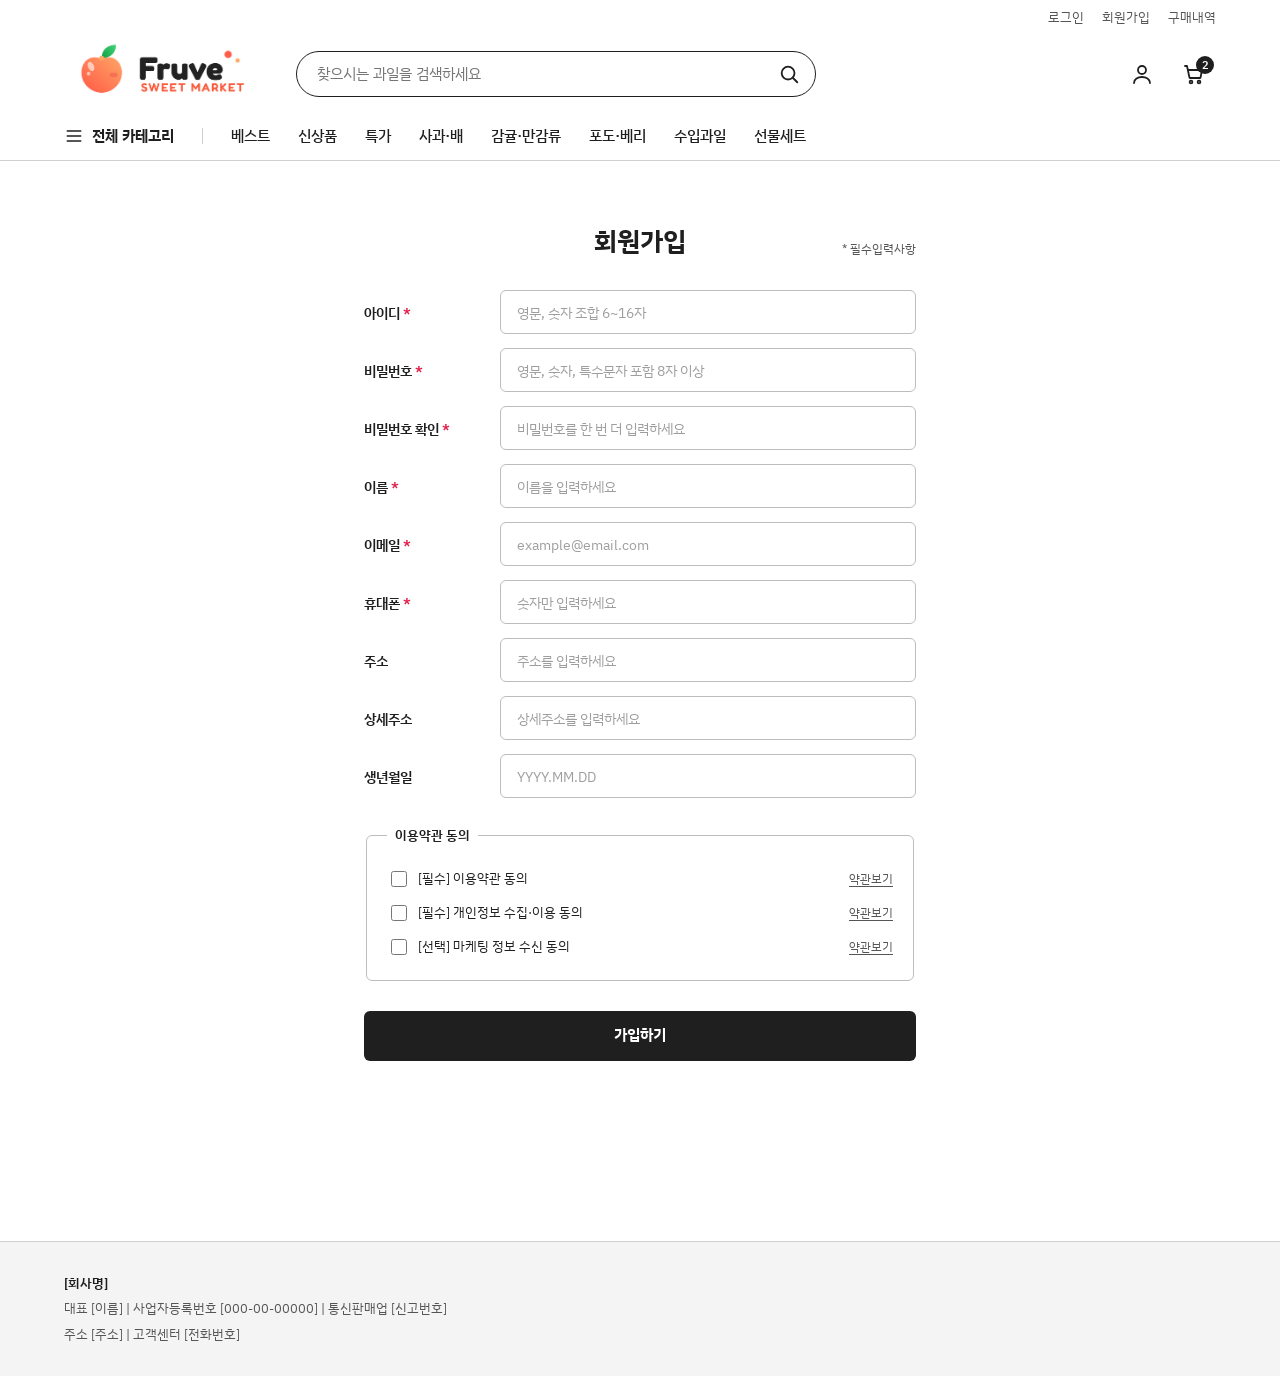
<file: signup.html>
<!DOCTYPE html>
<html lang="ko">

<head>
    <meta charset="UTF-8">
    <meta name="viewport" content="width=device-width, initial-scale=1.0">
    <title>회원가입 | [쇼핑몰명]</title>
    <link rel="stylesheet" href="css/common.css">
    <!-- 회원가입 전용 스타일시트 -->
    <link rel="stylesheet" href="css/signup.css">
</head>

<body>
    <div class="container">

        <!-- ===== 공통 헤더 시작 ===== -->
        <header class="header">
            <div class="inner header-util">
                <a href="login.html">로그인</a>
                <a href="signup.html">회원가입</a>
                <a href="order-history.html">구매내역</a>
            </div>

            <div class="inner header-main">
                <a href="index.html" class="logo">
                    <img src="images/logo.png">
                </a>

                <form class="search" action="list.html" method="get" role="search">
                    <label for="search-q" class="sr-only">상품 검색</label>
                    <input id="search-q" type="search" name="q" placeholder="찾으시는 과일을 검색하세요">
                    <button type="submit" aria-label="검색">
                        <svg width="22" height="22" viewBox="0 0 24 24" fill="none" stroke="currentColor"
                            stroke-width="2" stroke-linecap="round" aria-hidden="true">
                            <circle cx="11" cy="11" r="7" />
                            <line x1="21" y1="21" x2="16.65" y2="16.65" />
                        </svg>
                    </button>
                </form>

                <div class="header-icons">
                    <a href="history.html" class="icon-btn" aria-label="마이페이지">
                        <svg width="24" height="24" viewBox="0 0 24 24" fill="none" stroke="currentColor"
                            stroke-width="1.8" stroke-linecap="round" aria-hidden="true">
                            <circle cx="12" cy="8" r="4" />
                            <path d="M4 21c0-4 4-6 8-6s8 2 8 6" />
                        </svg>
                    </a>
                    <a href="cart.html" class="icon-btn" aria-label="장바구니">
                        <svg width="24" height="24" viewBox="0 0 24 24" fill="none" stroke="currentColor"
                            stroke-width="1.8" stroke-linecap="round" stroke-linejoin="round" aria-hidden="true">
                            <path d="M3 4h2l2.4 11.2a1 1 0 0 0 1 .8h9.2a1 1 0 0 0 1-.8L20 8H6.2" />
                            <circle cx="9" cy="20" r="1.4" />
                            <circle cx="17" cy="20" r="1.4" />
                        </svg>
                        <span class="icon-badge">2</span>
                    </a>
                </div>
            </div>

            <nav class="inner gnb" aria-label="카테고리 메뉴">
                <a href="list.html" class="gnb-all">
                    <svg width="20" height="20" viewBox="0 0 24 24" fill="none" stroke="currentColor" stroke-width="2"
                        stroke-linecap="round" aria-hidden="true">
                        <line x1="4" y1="6" x2="20" y2="6" />
                        <line x1="4" y1="12" x2="20" y2="12" />
                        <line x1="4" y1="18" x2="20" y2="18" />
                    </svg>
                    전체 카테고리
                </a>
                <span class="gnb-divider" aria-hidden="true"></span>
                <a href="list.html">베스트</a>
                <a href="list.html">신상품</a>
                <a href="list.html">특가</a>
                <a href="list.html">사과·배</a>
                <a href="list.html">감귤·만감류</a>
                <a href="list.html">포도·베리</a>
                <a href="list.html">수입과일</a>
                <a href="list.html">선물세트</a>
            </nav>
        </header>
        <!-- ===== 공통 헤더 끝 ===== -->

        <!-- ===== 회원가입 본문 시작 ===== -->
        <main class="auth-main">
            <div class="inner auth-inner signup-inner">
                <div class="signup-title-wrap">
                    <h1 class="auth-title">회원가입</h1>
                    <span class="required-notice">* 필수입력사항</span>
                </div>

                <form class="auth-form signup-form" action="/signup" method="post">
                    <div class="form-row">
                        <label for="join-id" class="row-label">아이디 <span class="req">*</span></label>
                        <div class="input-wrap">
                            <input type="text" id="join-id" name="userId" class="form-input"
                                placeholder="영문, 숫자 조합 6~16자" required>
                        </div>
                    </div>

                    <div class="form-row">
                        <label for="join-pw" class="row-label">비밀번호 <span class="req">*</span></label>
                        <div class="input-wrap">
                            <input type="password" id="join-pw" name="userPw" class="form-input"
                                placeholder="영문, 숫자, 특수문자 포함 8자 이상" required>
                        </div>
                    </div>

                    <div class="form-row">
                        <label for="join-pw-check" class="row-label">비밀번호 확인 <span class="req">*</span></label>
                        <div class="input-wrap">
                            <input type="password" id="join-pw-check" name="userPwCheck" class="form-input"
                                placeholder="비밀번호를 한 번 더 입력하세요" required>
                        </div>
                    </div>

                    <div class="form-row">
                        <label for="join-name" class="row-label">이름 <span class="req">*</span></label>
                        <div class="input-wrap">
                            <input type="text" id="join-name" name="userName" class="form-input" placeholder="이름을 입력하세요"
                                required>
                        </div>
                    </div>

                    <div class="form-row">
                        <label for="join-email" class="row-label">이메일 <span class="req">*</span></label>
                        <div class="input-wrap">
                            <input type="email" id="join-email" name="userEmail" class="form-input"
                                placeholder="example@email.com" required>
                        </div>
                    </div>

                    <div class="form-row">
                        <label for="join-phone" class="row-label">휴대폰 <span class="req">*</span></label>
                        <div class="input-wrap">
                            <input type="tel" id="join-phone" name="userPhone" class="form-input"
                                placeholder="숫자만 입력하세요" required>
                        </div>
                    </div>

                    <div class="form-row">
                        <label for="join-address" class="row-label">주소</label>
                        <div class="input-wrap">
                            <input type="text" id="join-address" name="userAddress" class="form-input"
                                placeholder="주소를 입력하세요">
                        </div>
                    </div>

                    <div class="form-row">
                        <label for="join-address-detail" class="row-label">상세주소</label>
                        <div class="input-wrap">
                            <input type="text" id="join-address-detail" name="userAddressDetail" class="form-input"
                                placeholder="상세주소를 입력하세요">
                        </div>
                    </div>

                    <div class="form-row">
                        <label for="join-birth" class="row-label">생년월일</label>
                        <div class="input-wrap">
                            <input type="text" id="join-birth" name="userBirth" class="form-input"
                                placeholder="YYYY.MM.DD">
                        </div>
                    </div>

                    <!-- 이용약관 동의 박스 -->
                    <fieldset class="terms-box">
                        <legend class="terms-legend">이용약관 동의</legend>

                        <div class="terms-item">
                            <label class="terms-label">
                                <input type="checkbox" name="agreeService" required>
                                <span>[필수] 이용약관 동의</span>
                            </label>
                            <a href="#" class="btn-terms-view">약관보기</a>
                        </div>

                        <div class="terms-item">
                            <label class="terms-label">
                                <input type="checkbox" name="agreePrivacy" required>
                                <span>[필수] 개인정보 수집·이용 동의</span>
                            </label>
                            <a href="#" class="btn-terms-view">약관보기</a>
                        </div>

                        <div class="terms-item">
                            <label class="terms-label">
                                <input type="checkbox" name="agreeMarketing">
                                <span>[선택] 마케팅 정보 수신 동의</span>
                            </label>
                            <a href="#" class="btn-terms-view">약관보기</a>
                        </div>
                    </fieldset>

                    <button type="submit" class="btn-auth-submit">가입하기</button>
                </form>
            </div>
        </main>
        <!-- ===== 회원가입 본문 끝 ===== -->

        <!-- ===== 공통 푸터 시작 ===== -->
        <footer class="footer">
            <div class="inner footer-info">
                <p class="footer-company">[회사명]</p>
                <p>대표 [이름] | 사업자등록번호 [000-00-00000] | 통신판매업 [신고번호]</p>
                <p>주소 [주소] | 고객센터 [전화번호]</p>
            </div>
        </footer>
        <!-- ===== 공통 푸터 끝 ===== -->

    </div>
</body>

</html>
</file>
<file: css/common.css>
@charset "UTF-8";
@import url("https://fonts.googleapis.com/css2?family=IBM+Plex+Sans+KR:wght@400;500;600;700&display=swap");

/* =========================================================
   common.css — 모든 페이지 공통 (변수 · 리셋 · 레이아웃 · 헤더 · 푸터)
   페이지별 스타일은 각 페이지 css 파일에 따로 작성
   ========================================================= */

/* ---------- 1. 변수 ---------- */
:root {
    --color-ink: #1f1f1f;
    /* 기본 글자, 주 버튼 */
    --color-sub: #555555;
    /* 보조 글자 */
    --color-line: #d0d0d0;
    /* 구분선 */
    --color-line-strong: #bdbdbd;
    /* 입력칸 테두리 */
    --color-bg: #ffffff;
    --color-bg-soft: #f4f4f4;
    /* 푸터, 박스 배경 */

    --font-base: "IBM Plex Sans KR", "Apple SD Gothic Neo", "Malgun Gothic", sans-serif;

    --content-width: 1200px;
    --gutter: 24px;
    --radius: 6px;
}

/* ---------- 2. 리셋 ---------- */
*,
*::before,
*::after {
    box-sizing: border-box;
}

body {
    margin: 0;
    font-family: var(--font-base);
    font-size: 15px;
    line-height: 1.5;
    color: var(--color-ink);
    background: var(--color-bg);
}

h1,
h2,
h3,
h4,
p,
ul,
ol,
dl,
dd,
figure {
    margin: 0;
}

ul,
ol {
    padding: 0;
    list-style: none;
}

a {
    color: inherit;
    text-decoration: none;
}

img {
    display: block;
    max-width: 100%;
}

button,
input,
select,
textarea {
    font: inherit;
    color: inherit;
}

:focus-visible {
    outline: 2px solid var(--color-ink);
    outline-offset: 2px;
}

/* 화면에는 안 보이고 스크린리더만 읽는 텍스트 */
.sr-only {
    position: absolute;
    width: 1px;
    height: 1px;
    overflow: hidden;
    clip: rect(0 0 0 0);
    white-space: nowrap;
}

/* ---------- 3. 레이아웃 ---------- */
.inner {
    max-width: var(--content-width);
    margin: 0 auto;
    padding: 0 var(--gutter);
}

/* 푸터를 항상 화면 아래에 붙이기 위한 구조 */
.container {
    display: flex;
    flex-direction: column;
    min-height: 100vh;
}

.container>main {
    flex-grow: 1;
}

/* ---------- 4. 헤더 ---------- */
.header {
    border-bottom: 1px solid var(--color-line);
    background: var(--color-bg);
}

/* 4-1. 상단 유틸 메뉴 (로그인 · 회원가입 · 구매내역) */
.header-util {
    display: flex;
    justify-content: flex-end;
    align-items: center;
    gap: 18px;
    height: 36px;
    font-size: 13px;
}

.header-util a {
    color: var(--color-sub);
}

.header-util a:hover {
    color: var(--color-ink);
}

/* 4-2. 로고 · 검색 · 아이콘 줄 */
.header-main {
    display: flex;
    flex-wrap: wrap;
    align-items: center;
    gap: 24px 32px;
    min-height: 76px;
}

.logo {
    display: flex;
    align-items: center;
    gap: 10px;
    width: 200px;
}

.logo-mark {
    display: flex;
    align-items: center;
    justify-content: center;
    width: 40px;
    height: 40px;
    border: 1.5px solid var(--color-ink);
    border-radius: 8px;
    font-size: 10px;
    font-weight: 600;
}

.logo-text {
    font-size: 22px;
    font-weight: 700;
}

/* 검색: form(action="list.html")으로 감싸면 JS 없이 이동 */
.search {
    display: flex;
    flex-grow: 1;
    min-width: 220px;
    max-width: 520px;
    height: 46px;
    border: 1.5px solid var(--color-ink);
    border-radius: 23px;
    overflow: hidden;
}

.search input {
    flex-grow: 1;
    min-width: 0;
    padding: 0 20px;
    border: 0;
    background: transparent;
    font-size: 15px;
    outline-offset: -3px;
}

.search button {
    display: flex;
    align-items: center;
    justify-content: center;
    width: 52px;
    border: 0;
    background: transparent;
    cursor: pointer;
}

/* 마이페이지 · 장바구니 아이콘 */
.header-icons {
    display: flex;
    gap: 8px;
    margin-left: auto;
}

.icon-btn {
    position: relative;
    display: flex;
    align-items: center;
    justify-content: center;
    width: 44px;
    height: 44px;
}

.icon-badge {
    position: absolute;
    top: 4px;
    right: 2px;
    display: flex;
    align-items: center;
    justify-content: center;
    min-width: 18px;
    height: 18px;
    padding: 0 4px;
    border-radius: 9px;
    background: var(--color-ink);
    color: #ffffff;
    font-size: 11px;
    font-weight: 600;
}

/* 4-3. 카테고리 메뉴 (GNB) */
.gnb {
    display: flex;
    align-items: center;
    gap: 28px;
    height: 48px;
    font-size: 15px;
    font-weight: 500;
    white-space: nowrap;
    overflow-x: auto;
}

.gnb-all {
    display: flex;
    align-items: center;
    gap: 8px;
    font-weight: 700;
}

.gnb-divider {
    flex-shrink: 0;
    width: 1px;
    height: 16px;
    background: var(--color-line);
}

.gnb a:hover,
.gnb a[aria-current="page"] {
    text-decoration: underline;
    text-underline-offset: 6px;
}

/* ---------- 5. 푸터 ---------- */
.footer {
    margin-top: 80px;
    padding: 32px 0;
    border-top: 1px solid var(--color-line);
    background: var(--color-bg-soft);
    font-size: 13px;
    color: var(--color-sub);
}

.footer-info {
    display: flex;
    flex-direction: column;
    gap: 6px;
}

.footer-company {
    font-weight: 600;
    color: var(--color-ink);
}

/* ---------- 6. 모바일 ---------- */
@media (max-width: 768px) {
    .header-main {
        padding-top: 12px;
        padding-bottom: 12px;
    }

    .search {
        order: 3;
        /* 로고·아이콘 아래 한 줄로 */
        max-width: none;
        flex-basis: 100%;
    }

    .gnb {
        gap: 20px;
    }
}
</file>
<file: css/main1.css>
@charset "UTF-8";

/* =========================================================
   main.css 
   ========================================================= */

.order-container {
    display: flex;
    flex-direction: column;
    width: 100%;
    margin-top: 40px;
    margin-bottom: 80px;
}

.order-content-wrap {
    display: flex;
    align-items: flex-start;
    gap: 40px;
    width: 100%;
}

.left-section {
    flex: 1;
    min-width: 0;
}

.right-section {
    position: sticky;
    top: 40px;
    width: 360px;
    flex-shrink: 0;
}

/* ---------- 2. 헤더 및 네비게이션 (오른쪽 사이드바 위로 전체 확장) ---------- */
.page-header {
    display: flex !important;
    justify-content: space-between !important;
    align-items: flex-end !important;
    width: 100% !important;
    /* 전체 너비 100% 사용 */
    margin-bottom: 32px;
    padding-bottom: 12px;
    border-bottom: 1px solid var(--color-line);
    /* 우측 끝까지 이어지는 가로 실선 */
}

.page-title {
    font-size: 28px;
    font-weight: 700;
    line-height: 1.1;
    color: var(--color-ink);
}

.buy-nav-var {
    display: flex;
    align-items: center;
}

.buy-nav-list {
    display: flex !important;
    flex-direction: row !important;
    align-items: center !important;
    gap: 8px;
    font-size: 13px;
    list-style: none;
    padding: 0;
    margin: 0;
    line-height: 1;
    margin-bottom: -4px;
}

.buy-nav-list .nav-item {
    color: #bdbdbd;
    font-weight: 400;
}

.buy-nav-list .nav-item.active {
    color: var(--color-ink);
    font-weight: 700;
}

.buy-nav-list .nav-arrow {
    font-size: 11px;
    color: #bdbdbd;
}

/* 섹션 타이틀 공통 */
.section-title {
    font-size: 18px;
    font-weight: 700;
    margin: 48px 0 16px;
    color: var(--color-ink);
}

.left-section>.section-title:first-of-type {
    margin-top: 0;
}

/* ---------- 3. 주문 상품 리스트 ---------- */
.product-list {
    border-top: 1px solid var(--color-ink);
}

.product-item {
    display: flex;
    align-items: center;
    padding: 20px 0;
    border-bottom: 1px solid var(--color-line);
}

.product-img {
    display: flex;
    align-items: center;
    justify-content: center;
    width: 72px;
    height: 72px;
    background-color: var(--color-bg-soft);
    border-radius: var(--radius);
    font-size: 11px;
    color: var(--color-line-strong);
    margin-right: 16px;
    flex-shrink: 0;
}

.product-info {
    flex-grow: 1;
}

.product-name {
    font-size: 15px;
    font-weight: 600;
    margin-bottom: 4px;
}

.product-detail {
    font-size: 13px;
    color: var(--color-sub);
}

.product-price {
    font-size: 15px;
    font-weight: 700;
}

/* ---------- 4. 배송지 정보 폼 ---------- */
.adress-form {
    border-top: 1px solid var(--color-ink);
}

.form-group {
    display: flex;
    align-items: center;
    padding: 12px 0;
    border-bottom: 1px solid var(--color-line);
}

.form-label {
    width: 140px;
    font-size: 14px;
    font-weight: 600;
    color: var(--color-ink);
}

.form-group input[type="text"],
.form-group select {
    flex-grow: 1;
    height: 44px;
    padding: 0 14px;
    border: 1px solid var(--color-line-strong);
    border-radius: var(--radius);
    font-size: 14px;
    background-color: var(--color-bg);
}

.form-group input[type="text"]::placeholder {
    color: var(--color-line-strong);
}

.form-group input[type="text"]:focus,
.form-group select:focus {
    border-color: var(--color-ink);
    outline: none;
}

/* ---------- 5. 결제 수단 선택 ---------- */
.payment-list {
    display: grid;
    grid-template-columns: repeat(4, 1fr);
    gap: 10px;
}

.method-label {
    display: flex;
    align-items: center;
    justify-content: center;
    gap: 8px;
    height: 52px;
    border: 1px solid var(--color-line-strong);
    border-radius: var(--radius);
    cursor: pointer;
    font-size: 14px;
    background: var(--color-bg);
}

.method-label input[type="radio"] {
    margin: 0;
    accent-color: var(--color-ink);
}


.method-label:has(input:checked) {
    border: 2px solid var(--color-ink);
    font-weight: 600;
}

/* ---------- 6. 우측 최종 결제 박스 (Sticky) ---------- */
.sticky-panel {
    border: 1px solid var(--color-line-strong);
    border-radius: var(--radius);
    padding: 24px;
    background-color: var(--color-bg);
}

.panel-title {
    font-size: 18px;
    font-weight: 700;
    margin-bottom: 20px;
    color: var(--color-ink);
}

.price-row {
    display: flex;
    justify-content: space-between;
    font-size: 14px;
    color: var(--color-sub);
    margin-bottom: 12px;
}

.price-row .discount {
    color: #e53935;
}

.price-total {
    display: flex;
    justify-content: space-between;
    align-items: center;
    margin-top: 20px;
    padding-top: 16px;
    border-top: 1px solid var(--color-line);
    color: var(--color-ink);
}

.price-total span {
    font-weight: 600;
}

.price-total strong {
    font-size: 22px;
    font-weight: 700;
}

/* 동의 체크박스 */
.agree-box {
    display: flex;
    align-items: flex-start;
    gap: 8px;
    margin-top: 24px;
    font-size: 13px;
    color: var(--color-ink);
}

.agree-box input[type="checkbox"] {
    margin-top: 3px;
    accent-color: var(--color-ink);
}

/* 결제 버튼 */
.buy-button {
    display: flex;
    align-items: center;
    justify-content: center;
    width: 100%;
    height: 52px;
    margin-top: 16px;
    background-color: var(--color-ink);
    color: #ffffff;
    border: 0;
    border-radius: var(--radius);
    font-size: 16px;
    font-weight: 600;
    cursor: pointer;
}

.buy-button:hover {
    opacity: 0.9;
}

/* ---------- 7. 태블릿 / 모바일 반응형 처리 ---------- */
@media (max-width: 1024px) {
    .order-content-wrap {
        flex-direction: column;
        gap: 40px;
    }

    .right-section {
        width: 100%;
        position: static;
    }
}
</file>
<file: css/detail-style.css>
@charset "UTF-8";

:root {
    --bold-font-weight: 600
}

.holder {
    margin: 20px;
}

.title {
    border-bottom: 1px solid rgb(151, 145, 145);
    margin-bottom: 20px;
}

.title span {
    font-weight: var(--bold-font-weight);
    font-size: 30px;
}

.top-outline {
    display: flex;
    justify-content: space-between;
}

.top-outline-menu {
    display: flex;
    gap: 20px;
    font-size: 13px;
    margin-bottom: 20px;
}

.total-product span{
    font-weight: var(--bold-font-weight);
}

.product-table {
    display: grid;
    gap: 20px;
    grid-template-columns: 1fr 1fr 1fr;
}

.product-table-element {
    display: flex;
    flex-direction: column;
    align-items: center;
    border: 1px solid lightgray;
    border-radius: 20%;
    padding: 20px;
}

.product-table-element-image {
    margin-bottom: 20px;
}

.product-table-element-title {
    margin-bottom: 10px;
    
}

.product-table-element-price {
    font-weight: var(--bold-font-weight);
}





/* 모바일용 반응형 설정 */
@media screen and (max-width: 500px) {
    
}
</file>
<file: css/login.css>
@charset "UTF-8";

/* =========================================================
   login.css — 로그인 페이지 전용 스타일
   ========================================================= */

/* 로그인 메인 영역 */
.auth-main {
    display: flex;
    align-items: center;
    justify-content: center;
    padding: 80px 0 100px;
}

/* 중앙 정렬 폼 컨테이너 */
.auth-inner {
    width: 100%;
    max-width: 420px;
}

/* 페이지 타이틀 */
.auth-title {
    font-size: 26px;
    font-weight: 700;
    text-align: center;
    color: var(--color-ink);
    margin-bottom: 36px;
}

/* 로그인 폼 */
.auth-form {
    display: flex;
    flex-direction: column;
    gap: 20px;
}

.form-group {
    display: flex;
    flex-direction: column;
    gap: 8px;
}

.form-label {
    font-size: 14px;
    font-weight: 600;
    color: var(--color-ink);
}

/* 입력 필드 */
.form-input {
    width: 100%;
    height: 48px;
    padding: 0 16px;
    border: 1.5px solid var(--color-line-strong);
    border-radius: var(--radius);
    background-color: var(--color-bg);
    color: var(--color-ink);
    font-size: 14px;
    outline: none;
    transition: border-color 0.2s ease;
}

.form-input::placeholder {
    color: #9e9e9e;
}

.form-input:focus {
    border-color: var(--color-ink);
}

/* 로그인 버튼 */
.btn-auth-submit {
    width: 100%;
    height: 50px;
    margin-top: 8px;
    border: 0;
    border-radius: var(--radius);
    background-color: var(--color-ink);
    color: #ffffff;
    font-size: 15px;
    font-weight: 700;
    cursor: pointer;
    transition: background-color 0.2s ease;
}

.btn-auth-submit:hover {
    background-color: #000000;
}

/* 하단 서브 링크 (아이디 찾기 | 비밀번호 찾기 | 회원가입) */
.auth-links {
    display: flex;
    align-items: center;
    justify-content: center;
    gap: 14px;
    margin-top: 24px;
    font-size: 13px;
    color: var(--color-sub);
}

.auth-links a:hover {
    color: var(--color-ink);
}

.auth-links .divider {
    color: var(--color-line);
    font-size: 11px;
}

.auth-links .link-bold {
    font-weight: 700;
    color: var(--color-ink);
}
</file>
<file: css/order-history-style.css>
@charset "UTF-8";

:root {
    --bold-font-weight: 600
}

.holder {
    display: flex;
    gap: 20px;
    margin: 20px;
    margin-top: 50px;
}

.sidebar-mypage {
    display: flex;
    flex-direction: column;
    gap: 10px;
    width: 150px;

    ul {

        li {
            padding: 20px;
            border-radius: 10px;
        }
        li:hover {
            background-color: gray;
        }

    }
}

.sidebar-mypage-title p {
    font-size: 30px;
    font-weight: var(--bold-font-weight);
}

.order-history-box {
    display: flex;
    flex-direction: column;
    width: 700px;
}

.box-title {
    font-size: 30px;
    font-weight: var(--bold-font-weight);
    border-bottom: 2px solid black;
    padding-bottom: 10px;
}

.box-control {
    display: flex;
    background-color: rgb(226, 226, 226);
    margin: 10px;
    border-radius: 4px;
    padding: 15px;
    gap: 10px;
}

.control-select-date { /* ul */
    background-color: rgb(255, 255, 255);
    display: flex;
    li {
        text-align: center;
        width: 50px;
        border: 1px solid lightgray;
        margin: 0;
    }
    li:hover {
        background-color: bisque;
    }
}

.control-button {
    color: azure;
    background-color: black;
    padding: 5px 10px;
    border-radius: 8px;
}
</file>
<file: css/main2.css>
/* main.css */


/* =========================================
   전체
========================================= */

main .inner {
    padding-top: 30px;
}


.location {
    margin-bottom: 20px;

    font-size: 13px;
    color: #777;
}



/* =========================================
   이미지 + 구매정보
========================================= */

.img-purchase-grid {

    display: grid;

    grid-template-columns: 1fr 1fr;

    gap: 50px;

    margin-bottom: 70px;
}



/* =========================================
   이미지 영역
========================================= */

.img-grid {

    display: grid;

    grid-template-columns: repeat(4, 1fr);

    gap: 10px;
}



/* 메인 이미지 */

.big-box {

    grid-column: span 4;

    display: flex;

    justify-content: center;

    align-items: center;

    aspect-ratio: 1 / 1;

    background-color: #f3f3f3;

    border: 1px solid #ddd;

    color: #999;
}



/* 작은 이미지 */

.small-box {

    display: flex;

    justify-content: center;

    align-items: center;

    aspect-ratio: 1 / 1;

    background-color: #f3f3f3;

    border: 1px solid #ddd;

    color: #999;

    font-size: 12px;
}



.small-box:hover {

    border-color: black;

}



/* =========================================
   구매 정보
========================================= */

.purchase-info {

    padding: 10px 0;

}



/* 카테고리 */

.category {

    margin-bottom: 8px;

    font-size: 13px;

    color: #777;
}



/* 상품명 */

.product-name {

    margin-bottom: 5px;

    font-size: 26px;

    font-weight: bold;
}



/* 설명 */

.product-description {

    margin-bottom: 18px;

    color: #777;

}



/* 가격 */

.product-price {

    margin-bottom: 20px;

    font-size: 25px;

    font-weight: bold;
}



.purchase-info hr {

    margin: 20px 0;

    border: 0;

    border-top: 1px solid #ddd;
}



/* =========================================
   상품 기본 정보
========================================= */

.product-info p {

    display: grid;

    grid-template-columns: 100px 1fr;

    margin-bottom: 10px;

    font-size: 14px;
}



.product-info span {

    color: #777;

}



/* =========================================
   옵션
========================================= */

.option-title {

    margin-top: 15px;

    margin-bottom: 7px;

    font-size: 14px;

    font-weight: bold;
}



.option-select {

    width: 100%;

    height: 44px;

    padding: 0 10px;

    border: 1px solid #ccc;

    background-color: white;
}



/* =========================================
   수량
========================================= */

.quantity {

    width: 80px;

    height: 40px;

    padding-left: 10px;

    border: 1px solid #ccc;
}



/* =========================================
   구매 버튼
========================================= */

.purchase-buttons {

    display: grid;

    grid-template-columns: 1fr 1fr;

    gap: 10px;

    margin-top: 25px;
}



.purchase-buttons input {

    height: 50px;

    border: 1px solid #222;

    cursor: pointer;

}



.purchase-buttons input:first-child {

    background-color: white;

}



.purchase-buttons input:last-child {

    background-color: #222;

    color: white;

}



/* =========================================
   상세 메뉴
========================================= */

.detail-grid {

    display: grid;

    grid-template-columns: 1fr 1fr 1fr;

    border-bottom: 1px solid #ccc;

}



.detail-grid div {

    display: flex;

    align-items: center;

    justify-content: center;

    height: 60px;

    color: #777;

}



.detail-grid div:hover {

    color: black;

}



.detail-active {

    color: black !important;

    font-weight: bold;

    border-bottom: 2px solid black;

}



/* =========================================
   상세 이미지 영역
========================================= */

.detail-image {

    display: flex;

    justify-content: center;

    align-items: center;

    height: 500px;

    margin-top: 25px;

    margin-bottom: 50px;

    background-color: #f3f3f3;

    border: 1px solid #ddd;

    color: #999;
}



/* =========================================
   상품 고시 / 배송
========================================= */

.sub-title {

    margin-bottom: 10px;

    font-size: 18px;

    font-weight: bold;
}



.sub-box {

    display: flex;

    justify-content: center;

    align-items: center;

    height: 140px;

    margin-bottom: 50px;

    background-color: #f3f3f3;

    border: 1px solid #ddd;

    color: #999;
}

.info-box {
    margin-bottom: 50px;
    border: 1px solid #ddd;
    background-color: white;
}

.info-row {
    display: grid;

    grid-template-columns: 160px 1fr;

    min-height: 50px;

    border-bottom: 1px solid #ddd;
}

.info-row:last-child {
    border-bottom: none;
}

.info-row span {
    display: flex;
    align-items: center;

    padding: 14px 18px;
}

.info-row span:first-child {
    background-color: #f5f5f5;

    font-weight: 600;

    color: #555;

    border-right: 1px solid #ddd;
}

.detail-content {
    font-weight: bold;
    line-height: 1.8;
    font-size: 18px;
}



/* =========================================
   모바일
========================================= */

@media(max-width: 768px) {

    .img-purchase-grid {

        grid-template-columns: 1fr;

    }


    .purchase-buttons {

        grid-template-columns: 1fr;

    }

}
</file>
<file: css/main.css>
.banner-box {
    position: relative;
    display: block;
    width: 100%;
    height: 320px;
    border-radius: 0.5rem;
    overflow: hidden;
    text-decoration: none;
}

.banner-img {
    width: 100%;
    height: 100%;
    object-fit: cover;
    transition: transform 0.4s ease;
}

.banner-box:hover .banner-img {
    transform: scale(1.03);
}

/* 텍스트 가독성을 위한 어두운 그라데이션 오버레이 */
.banner-overlay-content {
    position: absolute;
    inset: 0;
    background: linear-gradient(to right, rgba(0, 0, 0, 0.65) 0%, rgba(0, 0, 0, 0.2) 60%, transparent 100%);
    display: flex;
    flex-direction: column;
    justify-content: center;
    padding-left: 2.5rem;
    color: #ffffff;
}

.banner-badge {
    display: inline-block;
    font-size: 0.75rem;
    font-weight: 700;
    letter-spacing: 0.05em;
    background-color: #10b981;
    /* 산뜻한 에메랄드 그린 */
    color: #ffffff;
    padding: 0.25rem 0.6rem;
    border-radius: 9999px;
    width: fit-content;
    margin-bottom: 0.75rem;
}

.banner-heading {
    font-size: 1.75rem;
    font-weight: 800;
    margin-bottom: 0.5rem;
}

.banner-sub {
    font-size: 0.95rem;
    color: #e5e7eb;
}

/* 반응형 태블릿/PC 화면 대응 (높이 확장) */
@media (min-width: 768px) {
    .banner-box {
        height: 340px;
    }
}

/* 카테고리 섹션 전체 여백 */
.category-section {
    width: 100%;
    padding-top: 1rem;
    padding-bottom: 2.5rem;
}

/* 최대 너비 제한 및 중앙 정렬 */
.category-container {
    max-width: 1200px;
    margin-left: auto;
    margin-right: auto;
    padding-left: 1rem;
    padding-right: 1rem;
}

/* 섹션 타이틀 */
.category-title {
    font-size: 1.125rem;
    /* 약 18px */
    font-weight: 700;
    color: #111827;
    margin-bottom: 1.5rem;
}

/* 카테고리 아이템 목록 그리드 (반응형: 모바일 3열 -> PC 6열) */
.category-grid {
    display: grid;
    grid-template-columns: repeat(3, 1fr);
    gap: 1.5rem;
}

@media (min-width: 768px) {
    .category-grid {
        grid-template-columns: repeat(6, 1fr);
        gap: 1.25rem;
    }
}

/* 개별 카테고리 링크 버튼 */
.category-item {
    display: flex;
    flex-direction: column;
    align-items: center;
    text-decoration: none;
    cursor: pointer;
}

/* 원형 아이콘 틀 */
.category-circle {
    position: relative;
    width: 76px;
    height: 76px;
    border-radius: 50%;
    background-color: #f3f4f6;
    /* 밝은 회색 플레이스홀더 배경 */
    border: 1px solid #e5e7eb;
    overflow: hidden;
    display: flex;
    align-items: center;
    justify-content: center;
    transition: transform 0.2s ease, border-color 0.2s ease, box-shadow 0.2s ease;
}

/* 호버 시 살짝 떠오르고 테두리 강조 */
.category-item:hover .category-circle {
    transform: translateY(-3px);
    border-color: #9ca3af;
    box-shadow: 0 4px 6px -1px rgba(0, 0, 0, 0.08);
}

/* 카테고리 텍스트 라벨 */
.category-name {
    margin-top: 0.625rem;
    font-size: 0.8125rem;
    /* 약 13px */
    font-weight: 500;
    color: #374151;
    text-align: center;
    transition: color 0.2s ease;
}

/* 원형 내부 이미지 처리 */
.category-circle img {
    width: 100%;
    height: 100%;
    object-fit: cover;
    /* 원형 안에 찌그러짐 없이 꽉 채우기 */
    display: block;
}

/* src가 비어있을 때 깨진 이미지 엑스박스 아이콘 숨김 처리 */
.category-circle img[src=""],
.category-circle img:not([src]) {
    opacity: 0;
}

.category-item:hover .category-name {
    color: #111827;
    font-weight: 600;
}

.recommend-section {
    width: 100%;
    padding-top: 1rem;
    padding-bottom: 4rem;
}

.recommend-container {
    max-width: 1200px;
    margin-left: auto;
    margin-right: auto;
    padding-left: 1rem;
    padding-right: 1rem;
}

.recommend-title {
    font-size: 1.125rem;
    /* 약 18px */
    font-weight: 700;
    color: #111827;
    margin-bottom: 10px;
}

.product-grid {
    display: grid;
    grid-template-columns: repeat(2, 1fr);
    gap: 1.25rem;
}

@media (min-width: 768px) {
    .product-grid {
        grid-template-columns: repeat(4, 1fr);
        gap: 1.25rem;
    }
}

/* 개별 상품 카드 컨테이너 */
.product-card {
    display: flex;
    flex-direction: column;
}

/* 카드 전체 클릭 링크 (이미지 + 정보를 감싸는 링크) */
.product-link {
    display: flex;
    flex-direction: column;
    text-decoration: none;
    color: inherit;
    cursor: pointer;
    transition: transform 0.2s ease;
}

/* 마우스 올렸을 때 살짝 위로 뜨는 효과 */
.product-link:hover {
    transform: translateY(-3px);
}

/* 이미지 박스 */
.product-image-box {
    position: relative;
    width: 100%;
    aspect-ratio: 1 / 1;
    background-color: #f3f4f6;
    border: 1px solid #e5e7eb;
    border-radius: 0.25rem;
    overflow: hidden;
    display: flex;
    align-items: center;
    justify-content: center;
}

/* 실제 삽입할 상품 이미지 (1:1 비율에 꽉 차고 깔끔하게 표시) */
.product-img {
    width: 100%;
    height: 100%;
    object-fit: cover;
    /* 원본 비율 유지하면서 꽉 채우기 */
    display: block;
    transition: transform 0.3s ease;
}

/* 호버 시 사진 살짝 확대 효과 (선택사항) */
.product-link:hover .product-img {
    transform: scale(1.03);
}

/* 이미지가 없을 때의 텍스트 라벨 */
.product-img-label {
    position: relative;
    z-index: 1;
    font-size: 0.75rem;
    color: #9ca3af;
}

/* 상품 정보 영역 */
.product-info {
    margin-top: 0.75rem;
    margin-bottom: 0.75rem;
}

.product-name {
    font-size: 0.8125rem;
    /* 약 13px */
    font-weight: 500;
    color: #1f2937;
    margin-bottom: 0.25rem;
    transition: color 0.2s ease;
}

/* 링크 호버 시 상품명 색상 강조 */
.product-link:hover .product-name {
    color: #111827;
    font-weight: 600;
}

.product-price {
    font-size: 0.875rem;
    font-weight: 700;
    color: #111827;
}

/* 장바구니 담기 버튼 */
.btn-cart {
    display: block;
    width: 100%;
    padding-top: 0.5rem;
    padding-bottom: 0.5rem;
    text-align: center;
    font-size: 0.75rem;
    font-weight: 500;
    color: #4b5563;
    background-color: #ffffff;
    border: 1px solid #d1d5db;
    border-radius: 0.25rem;
    text-decoration: none;
    cursor: pointer;
    transition: all 0.2s ease;
}

.btn-cart:hover {
    background-color: #f9fafb;
    border-color: #9ca3af;
    color: #111827;
}
</file>
<file: css/signup.css>
@charset "UTF-8";

/* =========================================================
   signup.css — 회원가입 페이지 전용 스타일
   ========================================================= */

/* 회원가입 메인 영역 */
.auth-main {
    padding: 60px 0 100px;
}

/* 회원가입 컨테이너 (로그인보다 넓은 너비) */
.signup-inner {
    width: 100%;
    max-width: 600px;
}

/* 상단 타이틀 및 필수표시 영역 */
.signup-title-wrap {
    position: relative;
    margin-bottom: 30px;
    text-align: center;
}

.signup-title-wrap .auth-title {
    font-size: 26px;
    font-weight: 700;
    color: var(--color-ink);
}

.required-notice {
    position: absolute;
    right: 0;
    bottom: 2px;
    font-size: 12px;
    color: var(--color-sub);
}

/* 회원가입 폼 */
.signup-form {
    display: flex;
    flex-direction: column;
    gap: 14px;
}

/* 좌측 라벨 / 우측 인풋 2열 행 레이아웃 */
.form-row {
    display: flex;
    align-items: center;
    gap: 16px;
}

.row-label {
    width: 120px;
    flex-shrink: 0;
    font-size: 14px;
    font-weight: 600;
    color: var(--color-ink);
}

.req {
    color: #e11d48;
}

.input-wrap {
    flex-grow: 1;
}

/* 입력 필드 */
.form-input {
    width: 100%;
    height: 44px;
    padding: 0 16px;
    border: 1.5px solid var(--color-line-strong);
    border-radius: var(--radius);
    background-color: var(--color-bg);
    color: var(--color-ink);
    font-size: 14px;
    outline: none;
    transition: border-color 0.2s ease;
}

.form-input::placeholder {
    color: #9e9e9e;
}

.form-input:focus {
    border-color: var(--color-ink);
}

/* 이용약관 동의 박스 (Fieldset) */
.terms-box {
    margin-top: 14px;
    margin-bottom: 6px;
    padding: 16px 20px;
    border: 1.5px solid var(--color-line-strong);
    border-radius: var(--radius);
}

.terms-legend {
    padding: 0 8px;
    font-size: 13px;
    font-weight: 600;
    color: var(--color-ink);
}

.terms-item {
    display: flex;
    align-items: center;
    justify-content: space-between;
    padding: 6px 0;
    font-size: 13px;
}

.terms-label {
    display: flex;
    align-items: center;
    gap: 8px;
    cursor: pointer;
    color: var(--color-ink);
}

.terms-label input[type="checkbox"] {
    width: 16px;
    height: 16px;
    accent-color: var(--color-ink);
    cursor: pointer;
}

.btn-terms-view {
    font-size: 12px;
    color: var(--color-sub);
    text-decoration: underline;
    text-underline-offset: 3px;
}

.btn-terms-view:hover {
    color: var(--color-ink);
}

/* 가입하기 버튼 */
.btn-auth-submit {
    width: 100%;
    height: 50px;
    margin-top: 10px;
    border: 0;
    border-radius: var(--radius);
    background-color: var(--color-ink);
    color: #ffffff;
    font-size: 15px;
    font-weight: 700;
    cursor: pointer;
    transition: background-color 0.2s ease;
}

.btn-auth-submit:hover {
    background-color: #000000;
}

/* ---------- 태블릿 / 모바일 반응형 ---------- */
@media (max-width: 640px) {
    .signup-title-wrap {
        text-align: left;
    }

    .required-notice {
        position: static;
        display: block;
        margin-top: 6px;
    }

    .form-row {
        flex-direction: column;
        align-items: flex-start;
        gap: 6px;
    }

    .row-label {
        width: 100%;
    }

    .input-wrap {
        width: 100%;
    }
}
</file>
